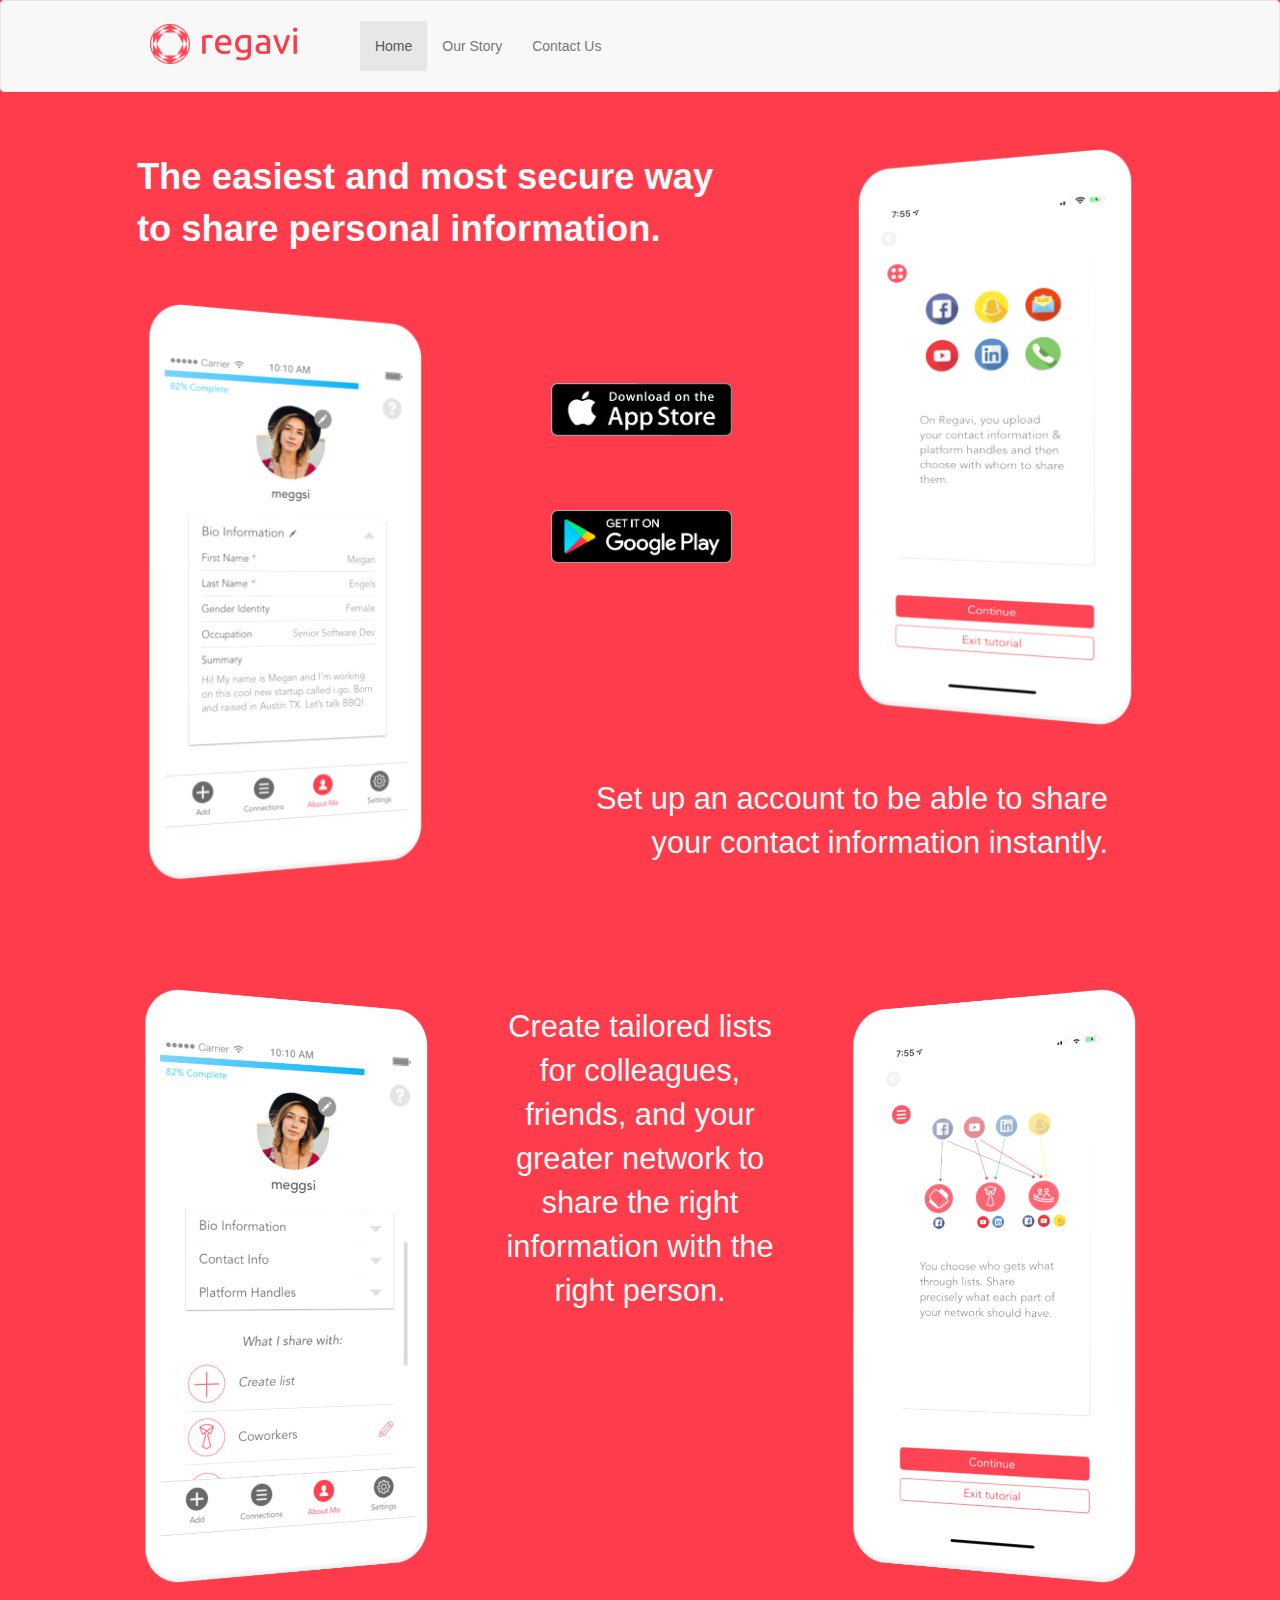
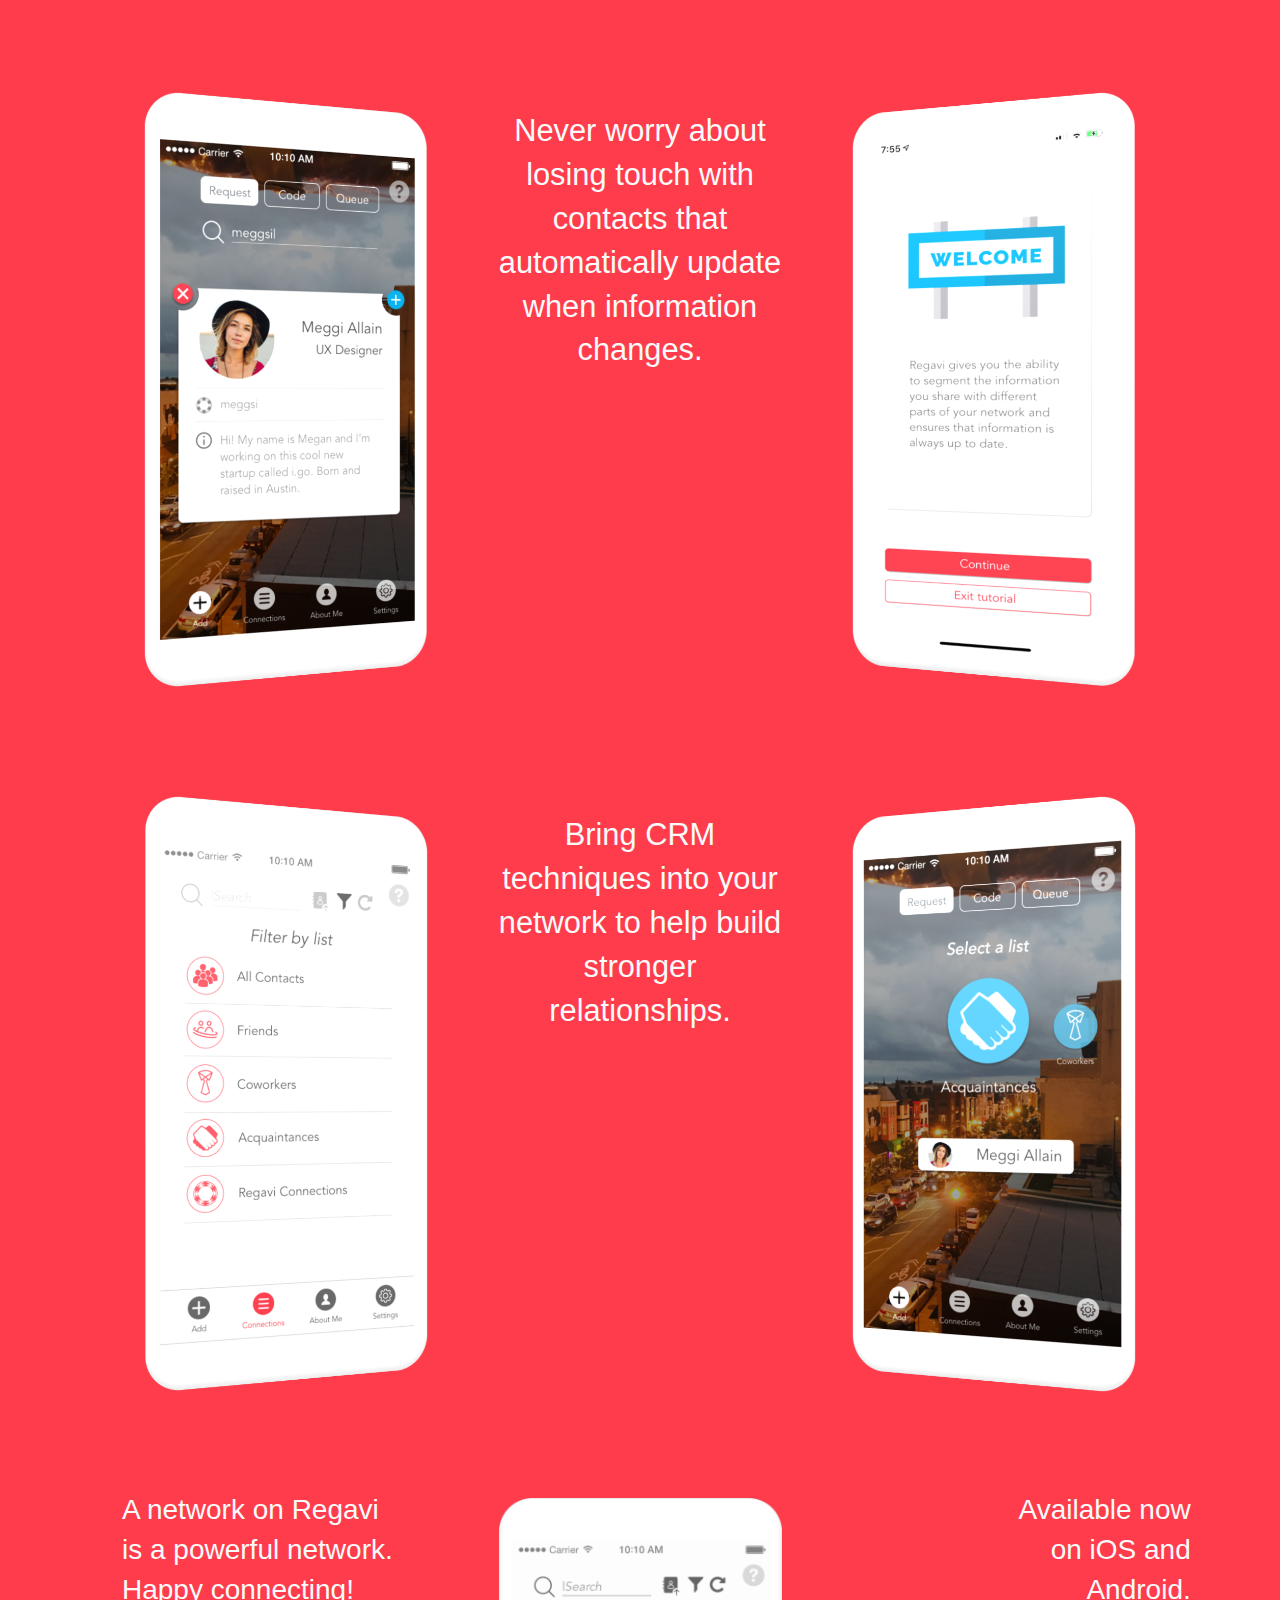
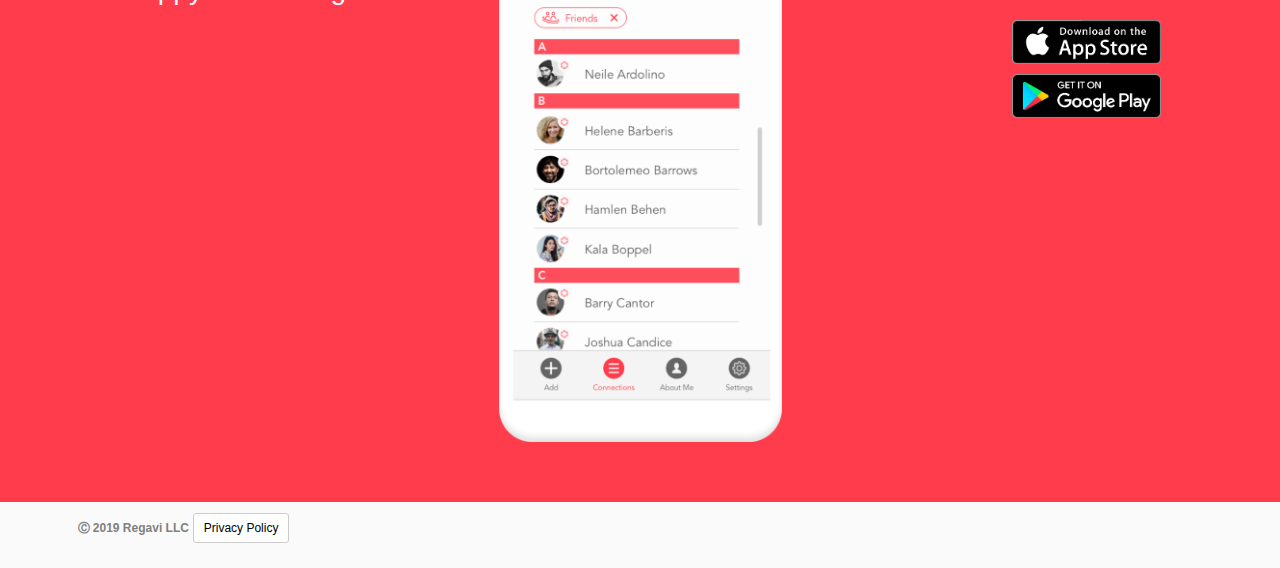
<file: index.html>
<!doctype html>
<html lang="en">

<head>
    <!-- Required meta tags -->
    <meta charset="utf-8">
    <meta name="viewport" content="width=device-width, initial-scale=1, shrink-to-fit=no">

    <!-- Bootstrap CSS -->
    <link rel="stylesheet" href="css/bootstrap.min.css" rel="stylesheet">
    <link rel="stylesheet" href="index.css">
    <link rel="shortcut icon" type="image/x-icon" href="favicon.ico"/>

    <!-- Global site tag (gtag.js) - Google Analytics -->
    <script async src="https://www.googletagmanager.com/gtag/js?id=UA-131754473-1"></script>
    <script>
        window.dataLayer = window.dataLayer || [];
        function gtag() { dataLayer.push(arguments); }
        gtag('js', new Date());

        gtag('config', 'UA-131754473-1');
    </script>

    <title>Regavi | Home</title>
</head>
<!--------------------------------------------------------------------------------->
<body>
    <!-- Nav bar -->
    <nav class="navbar navbar-default">
        <div class="leftindent container">
            <div class="navbar-header">
                <button type="button" class="navbar-toggle collapsed" data-toggle="collapse" data-target="#bs-example-navbar-collapse-1"
                    aria-expanded="false">
                    <span class="sr-only">Toggle navigation</span>
                    <span class="icon-bar"></span>
                    <span class="icon-bar"></span>
                    <span class="icon-bar"></span>
                </button>
                <a class="navbar-brand" href="index.html"><span><img id="regavi_logo" src="pictures/regavi.png" alt="Regavi Logo"><img src="pictures/regavi_name.jpg"></span></a>
            </div>
            <div class="navleft collapse navbar-collapse" id="bs-example-navbar-collapse-1">
                <ul class="nav navbar-nav">
                    <li class="active"><a href="index.html">Home<span class="sr-only">(current)</span></a></li>
                    <li><a href="ourstory.html">Our Story</a></li>
                    <li><a href="contact.html">Contact Us</a></li>
                </ul>
                <!-- Not until the web app
                    <ul class="nav navbar-nav navbar-right" id='signin'>
                        <li><a id="signinlink" href="signin.html">Sign in</a></li>
                    </ul>
                 -->
            </div>
        </div>
    </nav>
            </div>
    </div>
   


    <!-- Desktop -->
    <div class="desktop">
    <div class="container">
        <div class="row">
            <p class="subhead">The easiest and most secure way to share personal information.</p>
        </div>
        <div class="row">
            <div class="col-md-5">
                   <img src="pictures/may2019-2.png" class="img1"/> 
            </div> 
            <div class="col-md-2">
                    <div class="buttons">
                        <div style="height:40px"></div>
                        <a href="https://itunes.apple.com/us/app/regavi/id1360591935?mt=8"><img src="pictures/app_store.png" class="storebutton1"></a>
                        <a href="https://play.google.com/store/apps/details?id=com.regavi"><img src="pictures/google_play.png" class="storebutton2"></a>
                    </div>   
            </div>
            <div class="col-md-5">
                <img src="pictures/may2019-1.png" class="img2"/> 
            </div>
        </div>
        <div class="row">
                <p class="txt1">Set up an account to be able to share your contact information instantly.</p>
        </div>
        </div>
        <div class="row">
            <div class="col-md-5">
                <img src="pictures/may2019-4.png" class="img3">
            </div>
            <div class="col-md-2">
                <div class="txt">Create tailored lists for colleagues, friends, and your greater network to share the right information with the right person.</div>
            </div>
            <div class="col-md-5">
                    <img src="pictures/may2019-3.png" class="img4">
            </div>
        </div>
        <div class="row">
            <div class="col-md-5">
                    <img src="pictures/may2019-6.png" class="img5">
            </div>
            <div class="col-md-2">
                <div class="txt">Never worry about losing touch with contacts that automatically update when information changes.</div>
            </div>
            <div class="col-md-5">
                    <img src="pictures/may2019-5.png" class="img6">
            </div>
        </div>
        <div class="row">
            <div class="col-md-5">
                    <img src="pictures/may2019-8.png" class="img7">
            </div>
            <div class="col-md-2">
                <div class="txt">Bring CRM techniques into your network to help build stronger relationships.</div>
            </div>
            <div class="col-md-5">
                    <img src="pictures/may2019-7.png" class="img8">
            </div>
        </div>
        <div class="row">
            <div class="col-md-4">
                <div class="txtleft">A network on Regavi is a powerful network. Happy connecting!</div>
            </div>
            <div class="col-md-5">
                    <img src="pictures/may2019-9.png" class="img9">
            </div>
            <div class="col-md-3">
                <p class="txtright">Available now on iOS and Android.</p>
                <p><a href="https://itunes.apple.com/us/app/regavi/id1360591935?mt=8"><img src="pictures/app_store.png" class="storebuttona"></a></p>
                <p><a href="https://play.google.com/store/apps/details?id=com.regavi"><img src="pictures/google_play.png" class="storebuttonb"></a></p>
            </div>
        </div>
    </div>
    </div>
                
    <!-- Mobile -->
    <div class="container mobile">
        <div class="row">
            <p class="subhead">The easiest and most secure way to share personal information.</p>
        </div>
        <div class="row">
            <div class="col-xs-6">
                <a href="https://itunes.apple.com/us/app/regavi/id1360591935?mt=8"><img src="pictures/app_store.png" class="storebutton1"></a>
            </div>
            <div class="col-xs-6">
                <a href="https://play.google.com/store/apps/details?id=com.regavi"><img src="pictures/google_play.png" class="storebutton2"></a>
            </div>
            </div>   
        
        <div class="row">
        </div>
        <div class="row">
                <div class="col-xs-1"></div><div class="col-xs-10">
                <img class="img1" src="pictures/may2019-2.png">
                </div>
            </div>
        <div class="row">
                    <p class="txt1">Set up an account to be able to share your contact information instantly.</p>        
                </div>
        <div class="row">
            <img src="pictures/may2019-1.png" class="img2">
        </div>
        <div class="row">
                <div class="txt">Create tailored lists for colleagues, friends, and your greater network to share the right information with the right person.</div>
        </div>
        <div class="row">
                <img class="img3" src="pictures/may2019-4.png">
        </div>
        <div class="row">
                <div class="txt">Don't worry about losing touch with contacts that automatically update when information changes.</div>
        </div>
        <div class="row">
                <img class="img4" src="pictures/may2019-3.png">
        </div>
        <div class="row">
                <div class="txt">Bring CRM techniques into your network to help build stronger relationships.</div>
        </div>
        <div class="row">
                <img class="img5" src="pictures/may2019-6.png">
        </div>
        <div class="row">
                <div class="txt">Never use a physical business card or manually enter your contact information again.</div>
        </div>
        <div class="row">
                <img class="img6" src="pictures/may2019-5.png">
        </div>
        <div class="row">
                <div class="txt">Allow others to scane your OneTag. They don't need to have Regavi in order for it to work!</div>
        </div>
        <div class="row">
                <img class="img7" src="pictures/may2019-8.png">
        </div>
        <div class="row">
                <div class="txt">A network on Regavi is a powerful network. Happy connecting!</div>
        </div>
       
        <div class="row">
                <img class="img8" src="pictures/may2019-7.png">
        </div>
        <div class="row">
                <p class="txt">Available now on iOS and Android.</p>
                <p><a href="https://itunes.apple.com/us/app/regavi/id1360591935?mt=8"><img src="pictures/app_store.png" class="storebuttona"></a></p>
                <p><a href="https://play.google.com/store/apps/details?id=com.regavi"><img src="pictures/google_play.png" class="storebuttonb"></a></p>     
        </div>
        <div class="row">
                <img class="img9" src="pictures/may2019-9.png">
        </div>
    </div>
           
</div>
    
</br>
</br>
</br>
    <!-- Footer -->
    <div class="container footer">
        <div class="row">
            <p>
                <label>Ⓒ 2019 Regavi LLC</label>
                <a href="privacy.html"><button class="btn btn-default btn-sm">Privacy Policy</button></a>
            </p>
        </div>
  
    </div>
    





    <script src="https://ajax.googleapis.com/ajax/libs/jquery/1.12.4/jquery.min.js"></script>
    <!-- Include all compiled plugins (below), or include individual files as needed -->
    <script src="js/bootstrap.min.js"></script>
    <script type="text/javascript">
        function loadEvents() {
            var mailString;
            function updateMailString() {
                mailString = '?subject=' + encodeURIComponent($('#subject').val())
                    + '&body=' + encodeURIComponent($('#message').val());
                $('#mail-link').attr('href',  'mailto:person@email.com' + mailString);
            }
            $( "#subject" ).focusout(function() { updateMailString(); });
            $( "#message" ).focusout(function() { updateMailString(); });
            updateMailString();
        }
    </script>

</body>
</html>
</file>
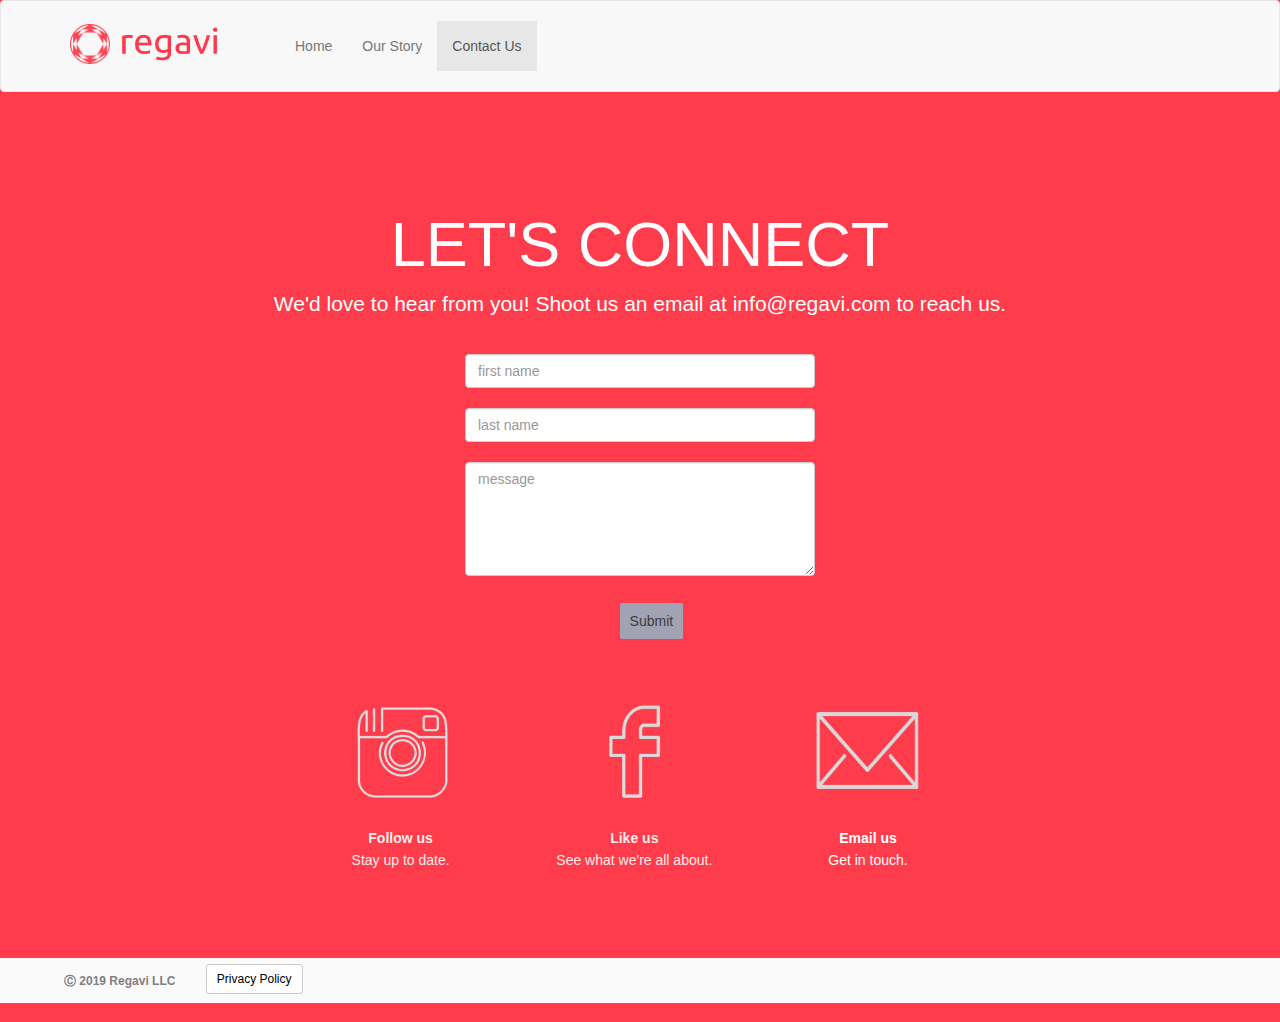
<file: contact.html>
<!doctype html>
<html lang="en">

    <head>
        <!-- Required meta tags -->
        <meta charset="utf-8">
        <meta name="viewport" content="width=device-width, initial-scale=1, shrink-to-fit=no">
    
        <!-- Bootstrap CSS -->
        <link rel="stylesheet" href="css/bootstrap.min.css" rel="stylesheet">
        <link rel="stylesheet" href="contact.css">
        <link rel="shortcut icon" type="image/x-icon" href="pictures/regavi.png"/>
    
        <!-- Global site tag (gtag.js) - Google Analytics -->
        <script async src="https://www.googletagmanager.com/gtag/js?id=UA-131754473-1"></script>
        <script type="text/javascript" src="contact.js"></script>
        <script>
            window.dataLayer = window.dataLayer || [];
            function gtag() { dataLayer.push(arguments); }
            gtag('js', new Date());
    
            gtag('config', 'UA-131754473-1');
        </script>

        
    
        <title>Regavi | Contact Us</title>
    </head>
<!--------------------------------------------------------------------------------->

<body>



    <!-- Nav bar -->
 
    <!-- Nav bar -->
    <nav class="navbar navbar-default">
        <div class="container">
            <div class="navbar-header">
                <button type="button" class="navbar-toggle collapsed" data-toggle="collapse" data-target="#bs-example-navbar-collapse-1"
                    aria-expanded="false">
                    <span class="sr-only">Toggle navigation</span>
                    <span class="icon-bar"></span>
                    <span class="icon-bar"></span>
                    <span class="icon-bar"></span>
                </button>
                <a class="navbar-brand" href="index.html"><span><img id="regavi_logo" src="pictures/regavi.png" alt="Regavi Logo"><img src="pictures/regavi_name.jpg"></span></a>
            </div>
            <div class="collapse navbar-collapse" id="bs-example-navbar-collapse-1">
                <ul class="nav navbar-nav">
                    <li><a href="index.html">Home<span class="sr-only">(current)</span></a></li>
                    <li><a href="ourstory.html">Our Story</a></li>
                    <li class="active"><a href="contact.html">Contact Us</a></li>
                </ul>
                <!--
                    <ul class="nav navbar-nav navbar-right" id='signin'>
                        <li><a id="signinlink" href="signin.html">Sign in</a></li>
                    </ul>
                -->
            </div>
        </div>
    </nav>

    <!-- jumbotron -->
    <div class="jumbotron text-center">
        <div class="container">
            <script type="text/javascript" src="contact.js"></script>    
            
          <!-- <p>Looking forward to talking about what we can do to show that you and your connections matter.</p> -->
            <div class="container">
                 <div style="height:50px"></div>  
                <h1>LET'S CONNECT</h1>  
                <p class="tagline">We'd love to hear from you! Shoot us an email at info@regavi.com to reach us.</p> 
            </div>
        </br>
            <form>
                <div class="container">
                <div class="row">
                    <div class="col-md-4" id="subject"></div>
                      <div class="col-md-4">
                        <input type="text" class="form-control" id="fname" placeholder="first name">
                      </div>
                  
                    </div>
                        </br>
                    <div class="row">
                        <div class="col-md-4"></div>
                        <div class="col-md-4">
                                <input type="text" class="form-control" id="lname" placeholder="last name">
                              </div>
                            </div>
                </br>
                    <div class="row">
                            <div class="col-md-4"></div>
                            <div class="col-md-4">
                                <textarea id="body" class="form-control" rows="5" placeholder="message"></textarea>
                            </div>
                    </div>
                    <div class="row">
                                <a class="send" id="create" href="#">Submit</a>
                    </div>
                <div class="space" style="height:100px"></div>
            <div class="desktop">
                <div class="row">      
                    <a id="instagram" href="https://www.instagram.com/regavistyle/"><img id="instagramimg" src="pictures/instagram.png"></a>
                    <a id="facebook" href="https://www.facebook.com/regavistyle/"><img id="facebookimg" src="pictures/facebook.png"></a>
                    <a href="mailto:info@regavi.com"><img src="pictures/mail.png" id="mailimg"></a>
                </div>  
                </br>
                <div class="row">
                    <div class="col-md-3 col-xs-2" id="follow">
                        <strong>Follow us</strong> 
                    </div>
                    <div class="col-md-3 col-xs-2" id="like">
                        <strong>Like us</strong>
                    </div>
                    <div class="col-md-3 col-xs-2" id="email">
                        <strong>Email us</strong>
                    </div>
                </div>
                <div class="row">
                    <div class="col-md-3 col-xs-2" id="follow">
                         Stay up to date.
                    </div>
                    <div class="col-md-3 col-xs-2" id="like">
                        See what we're all about.
                    </div>
                    <div class="col-md-3 col-xs-2" id="email">
                        Get in touch. 
                    </div>
                </div>
            </div>
            <!-- Phone Screen  -->
            <div class="iphone">
                <div class="row">      
                        <a id="instagram" href="https://www.instagram.com/regavistyle/"><img id="instagramimg" src="pictures/instagram.png"></a>
                </div>
                <div class="row">
                        <div class="col-xs-4"></div>
                        <div class="col-xs-4" id="follow">
                            <strong>Follow us</strong> 
                        </div>
                    </div>
                    <div class="row">
                            <div class="col-xs-4"></div>
                            <div class="col-xs-4" id="follow">
                                 Stay up to date.
                            </div>
                        </div>
                <div class="row">
                     <div class="col-xs-4"></div>
                     <div class="col-xs-4">
                            <a id="facebook" href="https://www.facebook.com/regavistyle/"><img id="facebookimg" src="pictures/facebook.png"></a>
                        </div>
                    </div>
                    <div class="row">
                    <div class="col-xs-4"></div>
                    <div class="col-xs-4" id="like">
                            <strong>Like us</strong>
                        </div>
                    </div>
                    <div class="row">
                            <div class="col-xs-4"></div>
                            <div class="col-xs-4" id="like">
                                    See what we're all about.
                            </div>
                    </div>
                    <div class="row">
                            <a href="mailto:info@regavi.com"><img src="pictures/mail.png" id="mailimg"></a>
                    </div>
                    <div class="row"> 
                            <div class="col-xs-4"></div>
                            <div class="col-xs-4" id="email">
                                    <strong>Email us.</strong> 
                                </div>
                    <div class="row">
                            <div class="col-xs-4"></div>
                            <div class="col-xs-4" id="email">
                                    Get in touch.
                            </div>
                    </div>
                    </div>    

                
            </div>        
            </form>
            <div style="height:150px"></div>
        </div>
    </div>
	<div id="confirmation" style="display:none"></div>

    <div class="footer">
        <div class="row">
            <p>
                <label>Ⓒ 2019 Regavi LLC</label>
                <a href="privacy.html"><button class="btn btn-default btn-sm">Privacy Policy</button></a>
            </p>
        </div>
    </div>


    <script>
            var link = document.getElementById("create");
            link.onclick = function() {
            this.href = "mailto:info@regavi.com?subject=" + getSubject()+"&body=" + getBody() +""; 
            };
    
            function getBody() {
            return document.getElementById('body').value;
            }
    
        function getSubject() {
            return "Hi Regavi from " + document.getElementById('fname').value + " " + document.getElementById('lname').value + "!"; 
        }
                
        </script> 

    <script src="https://ajax.googleapis.com/ajax/libs/jquery/1.12.4/jquery.min.js"></script>
    <!-- Include all compiled plugins (below), or include individual files as needed -->
    <script src="js/bootstrap.min.js"></script>
    
</body>
</html>
</file>
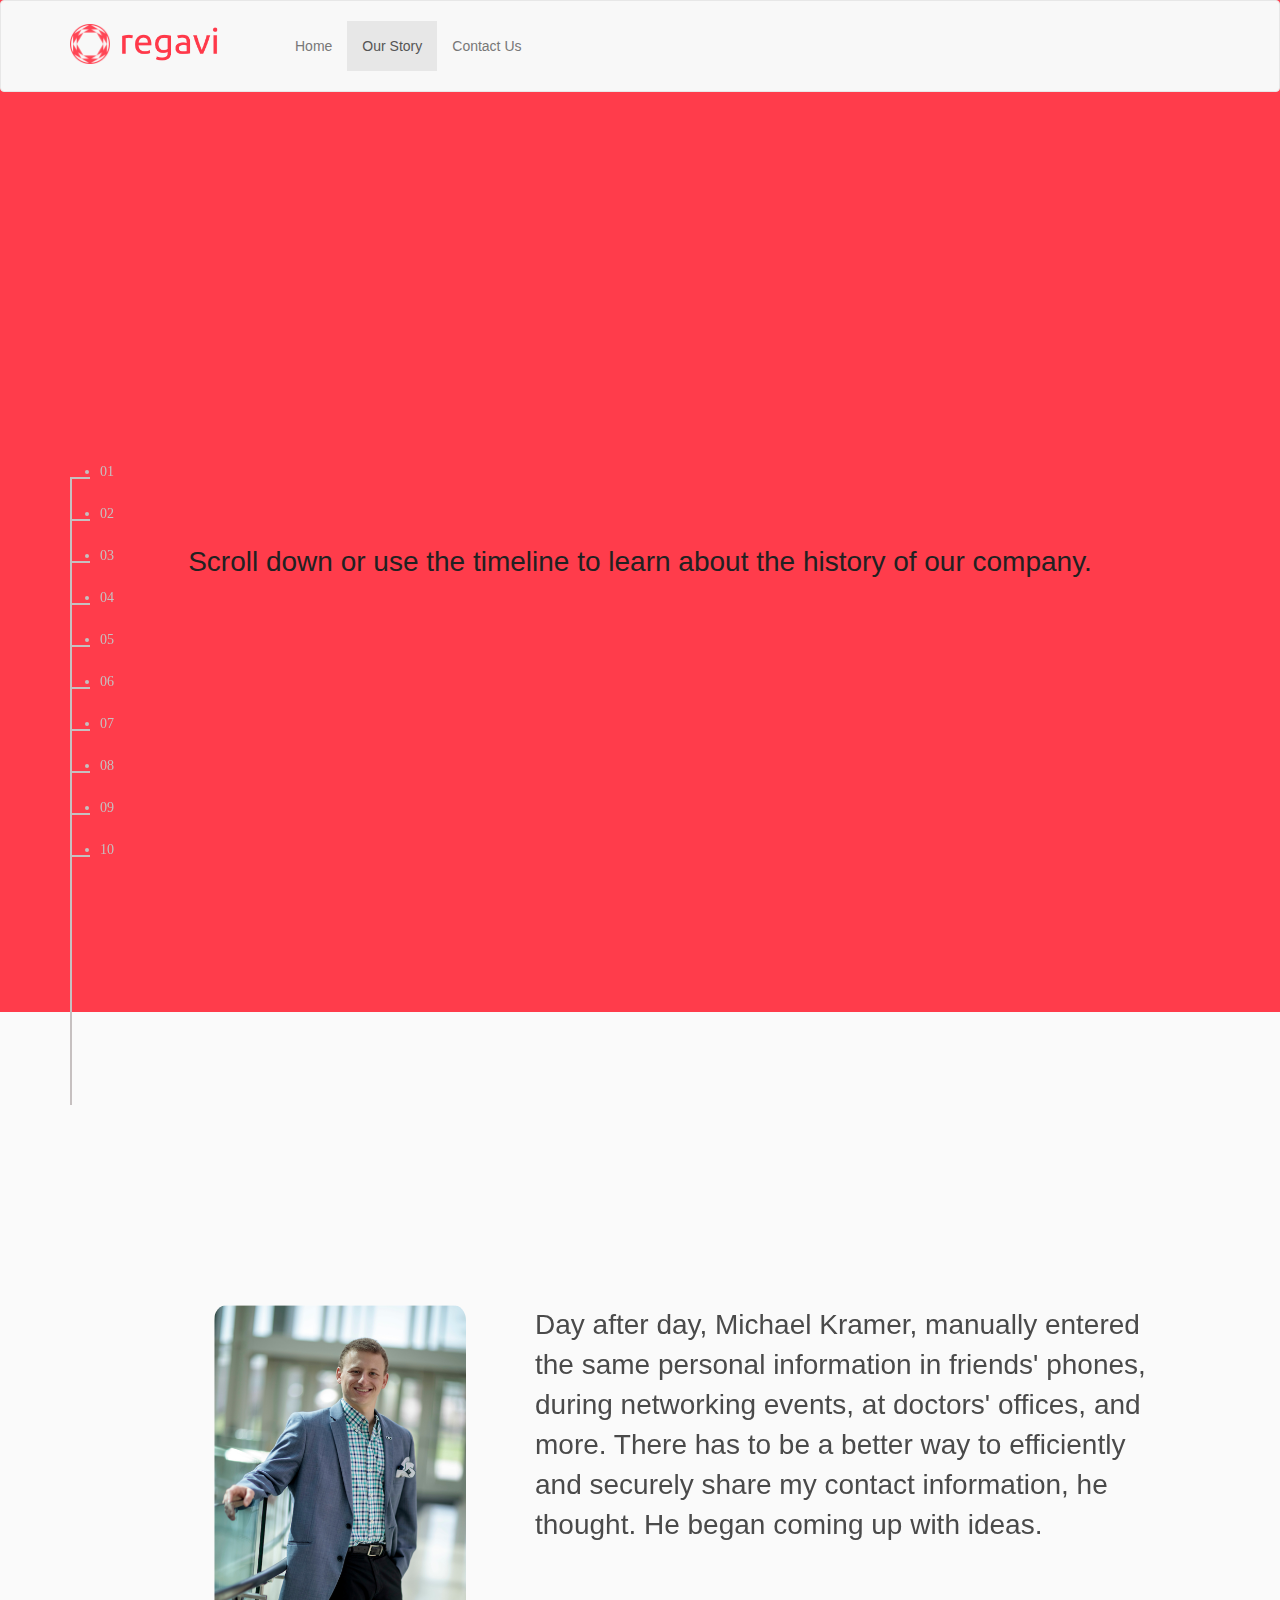
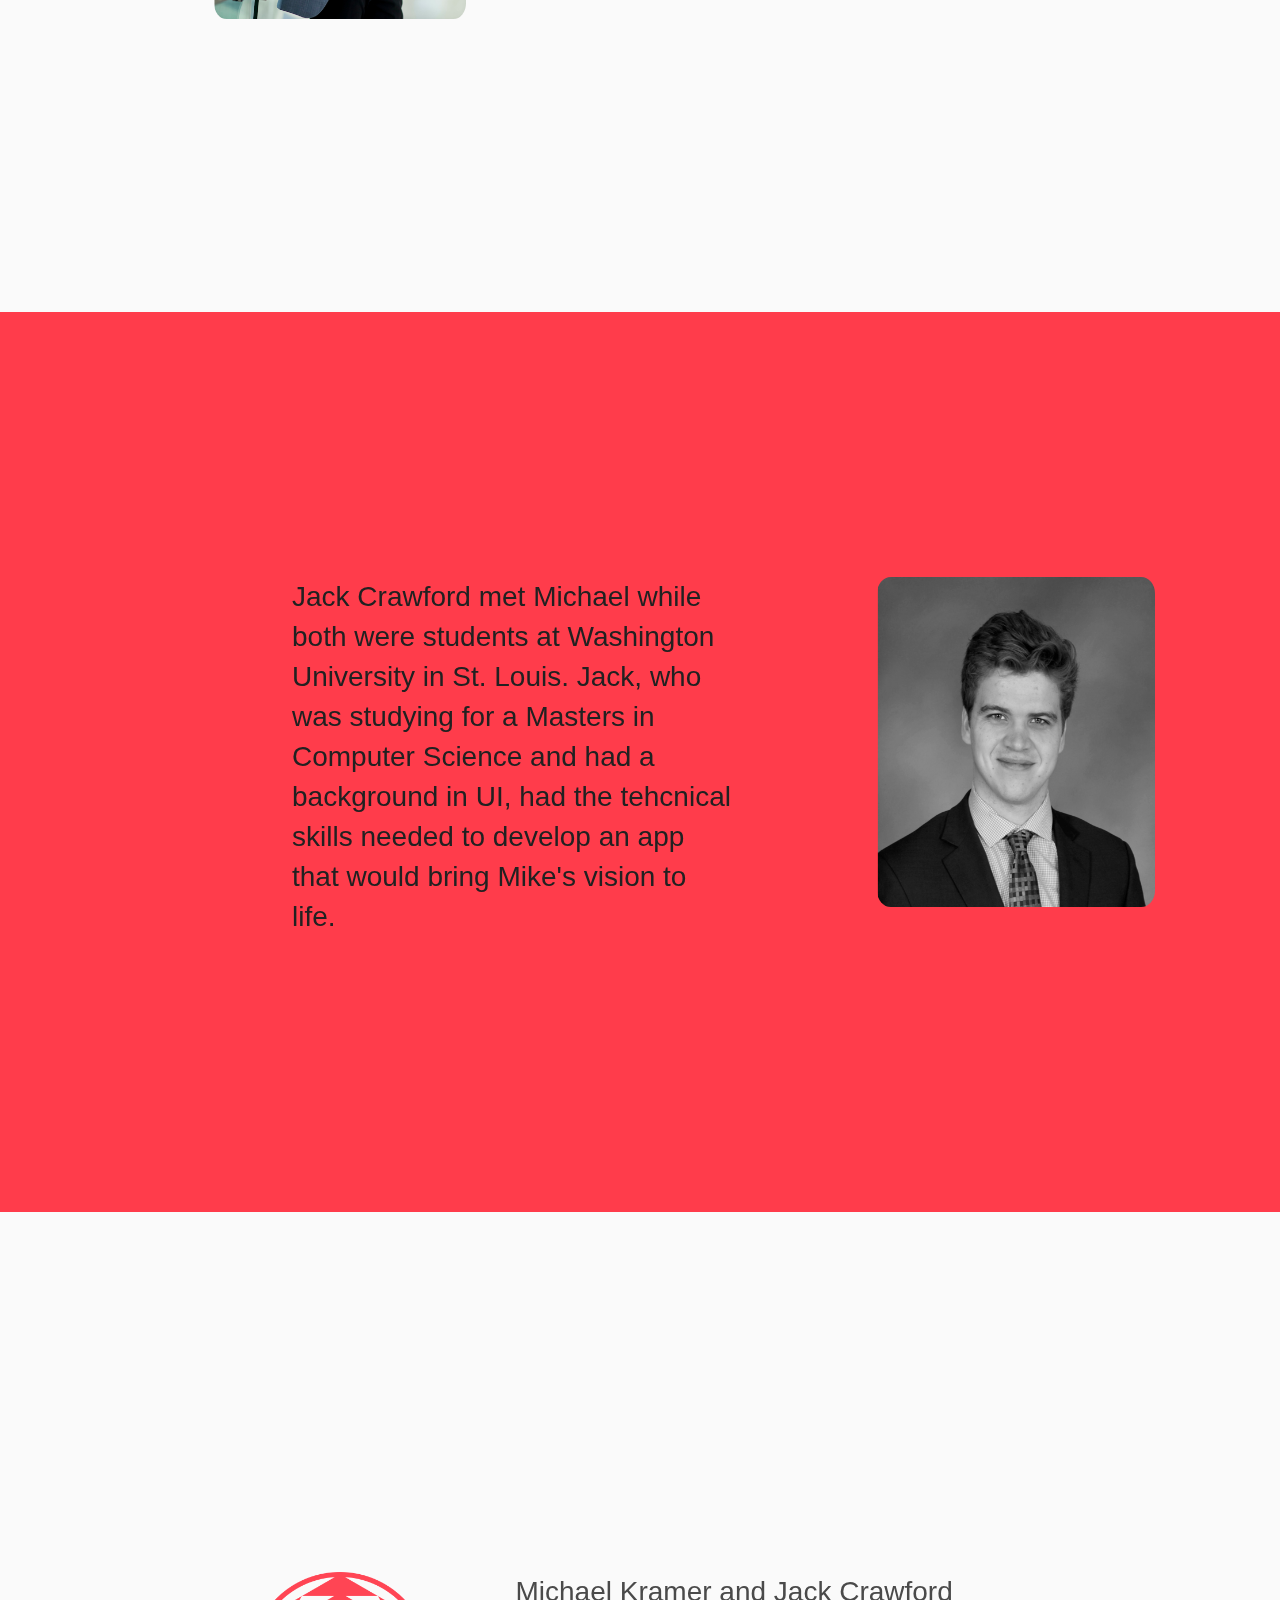
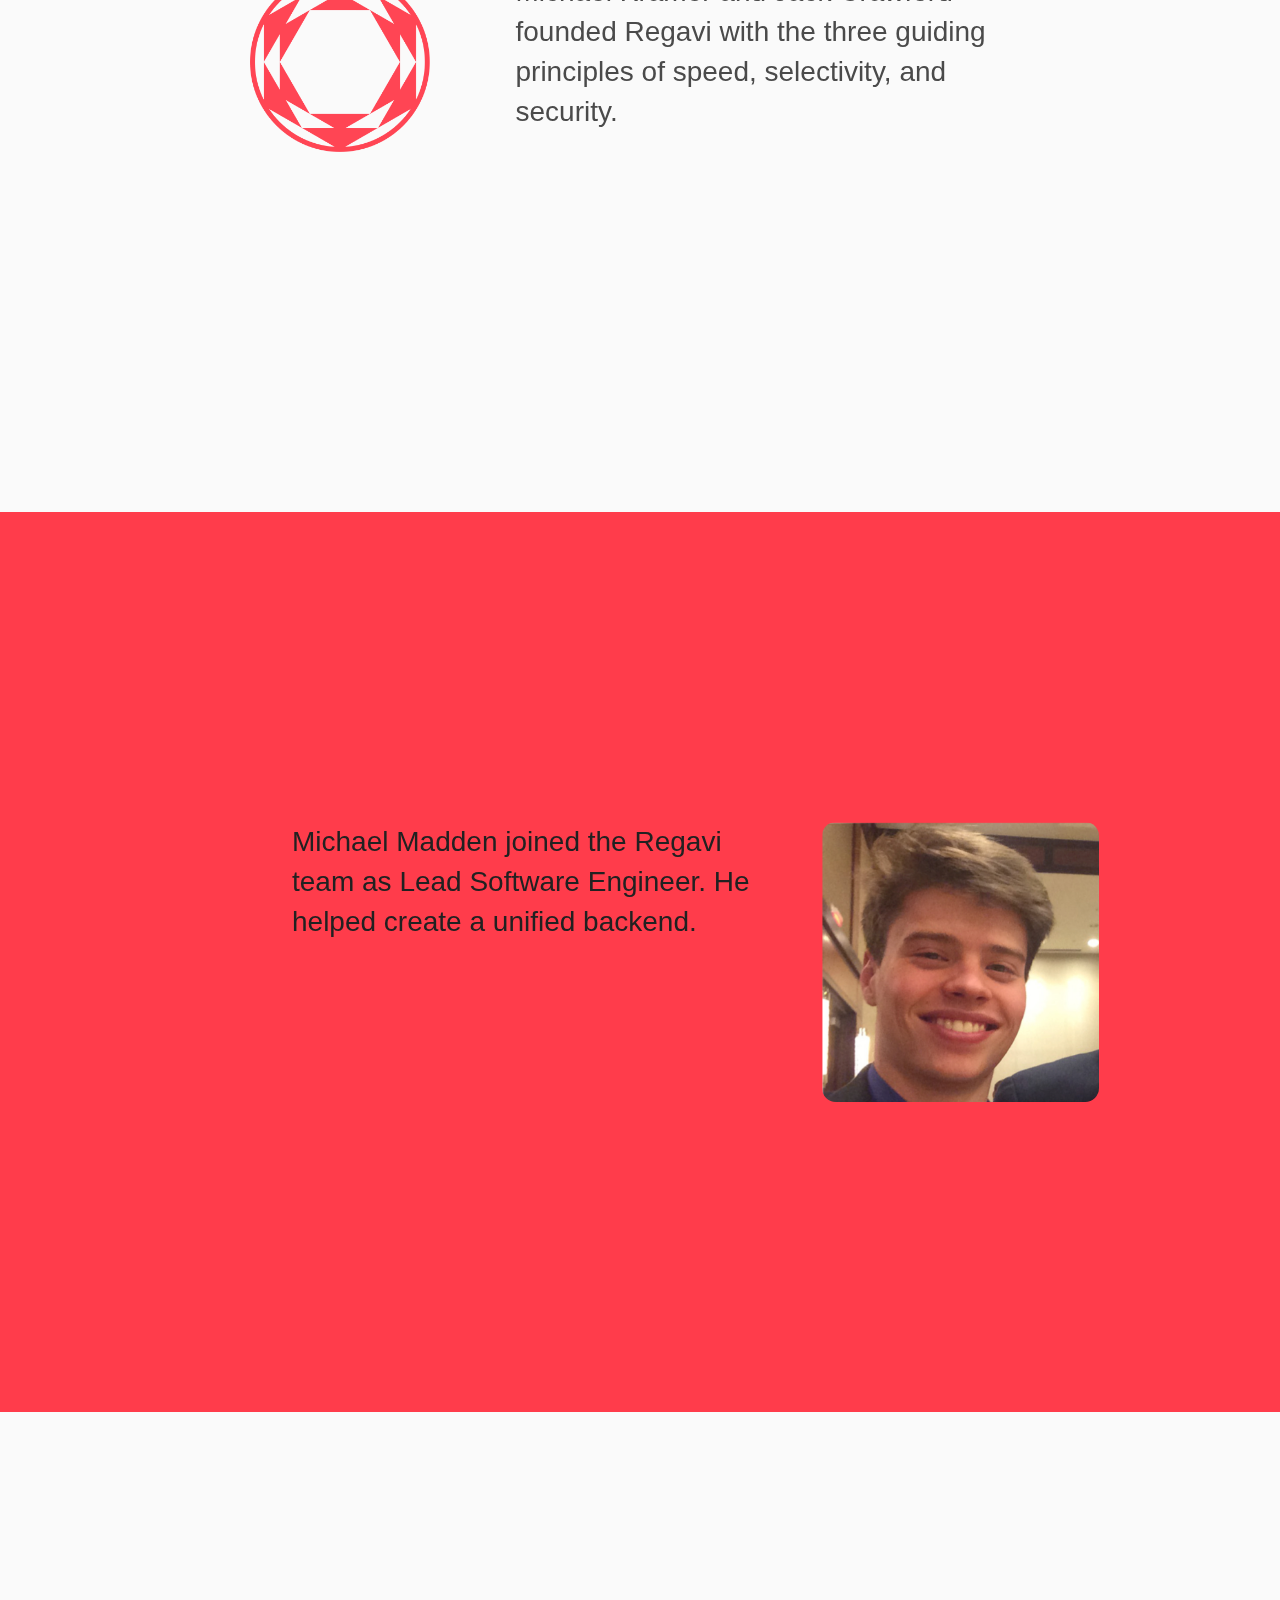
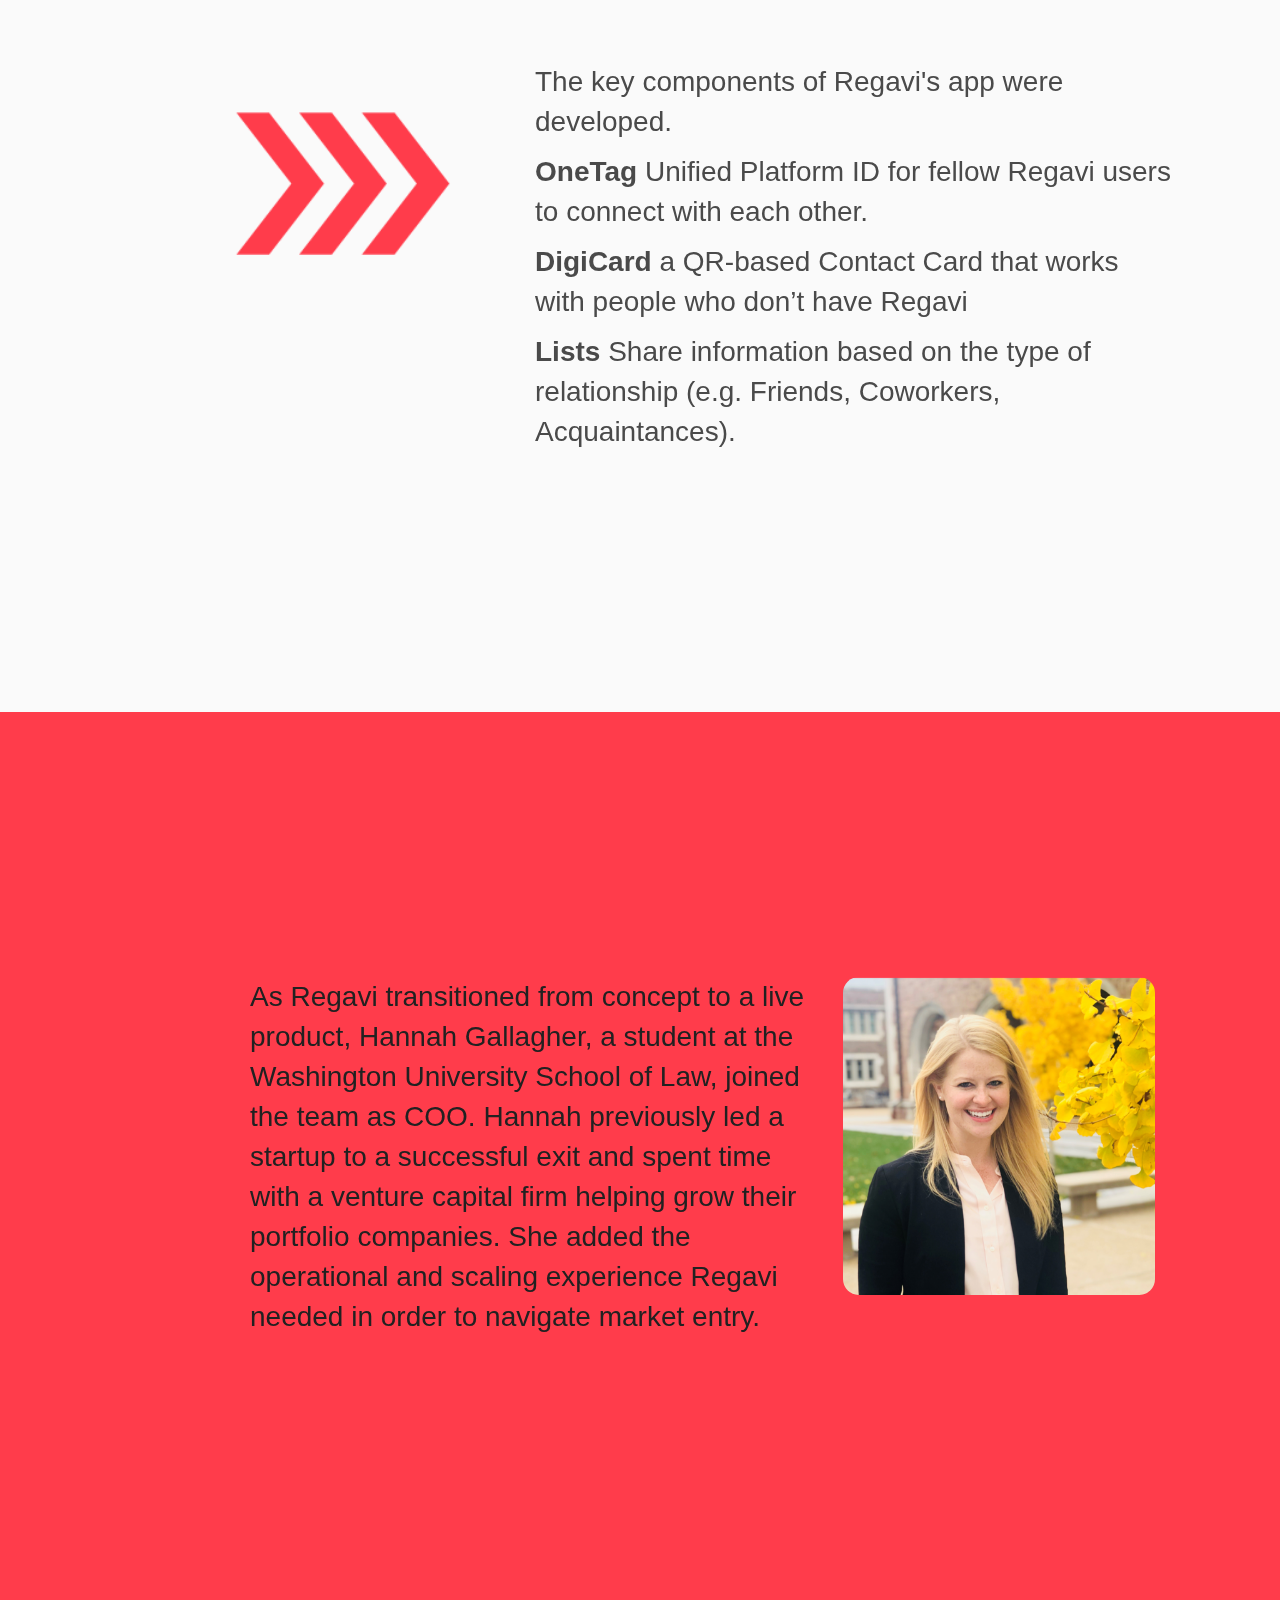
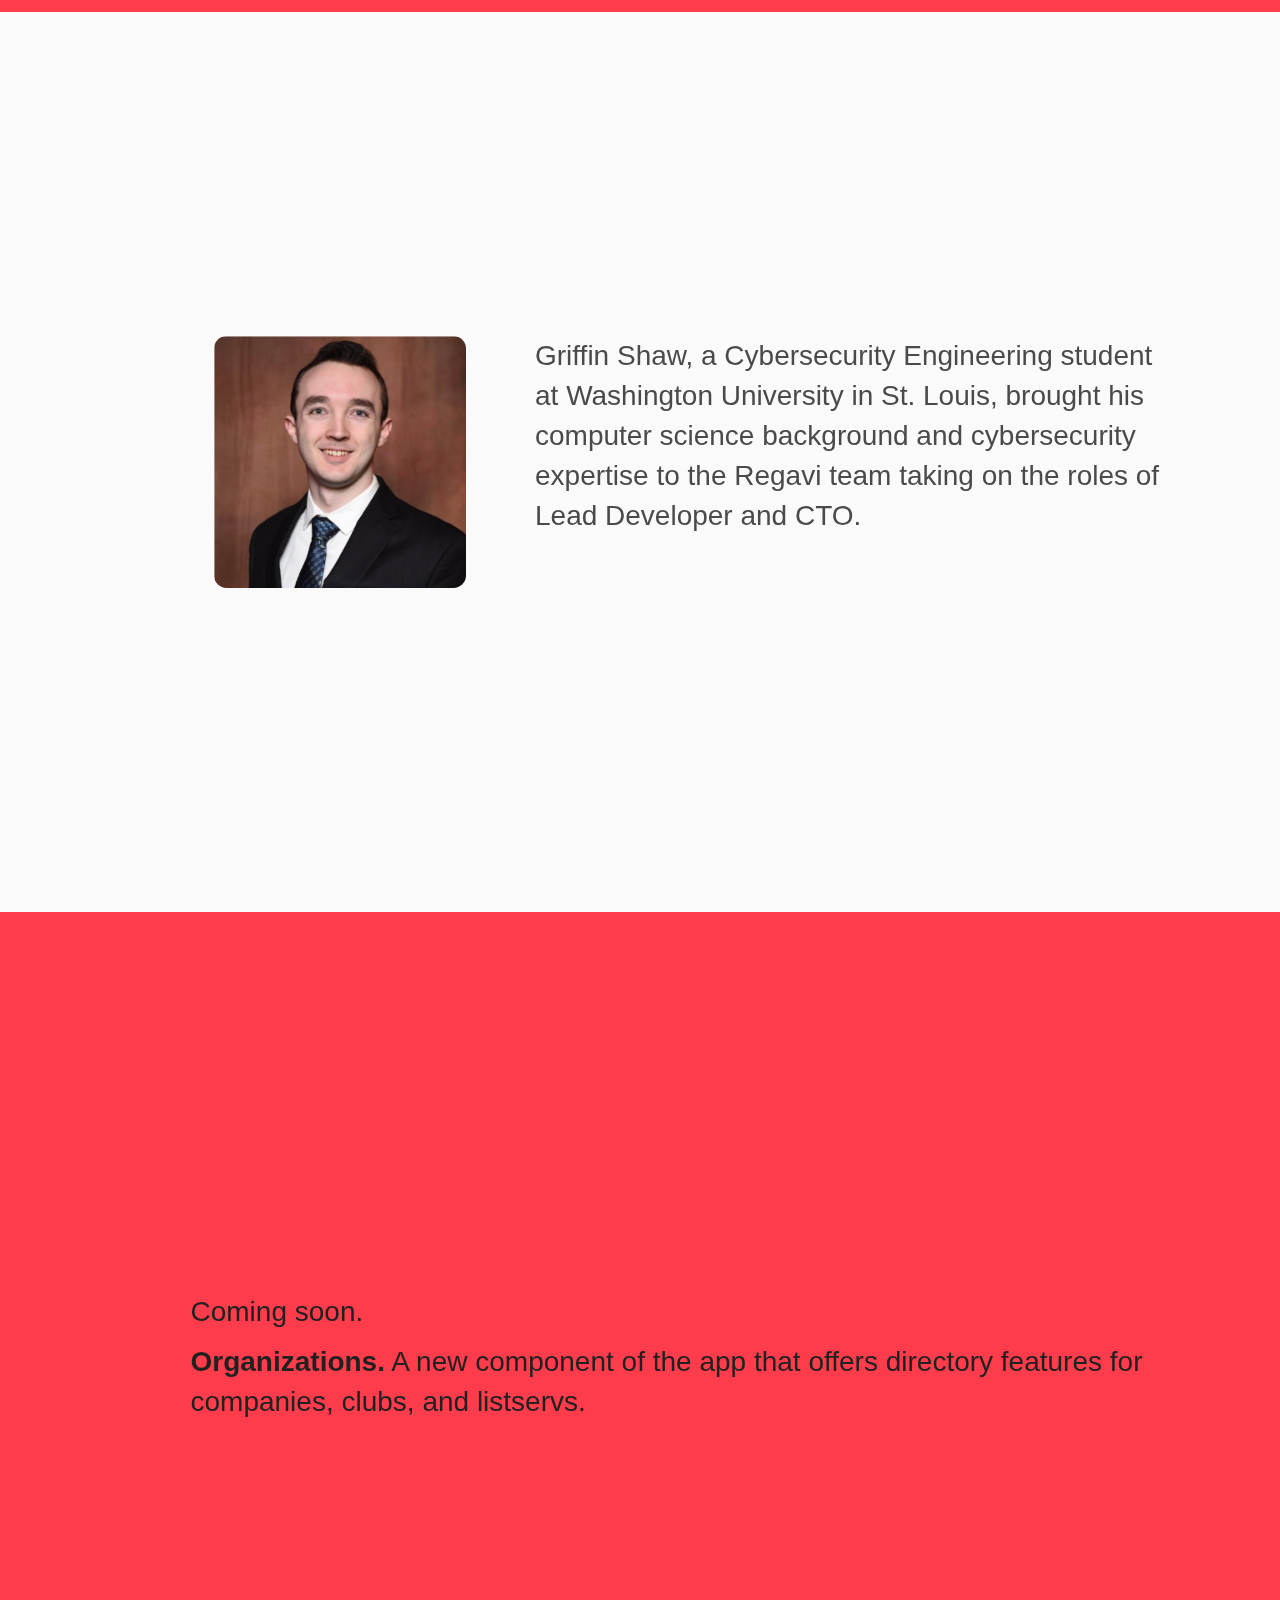
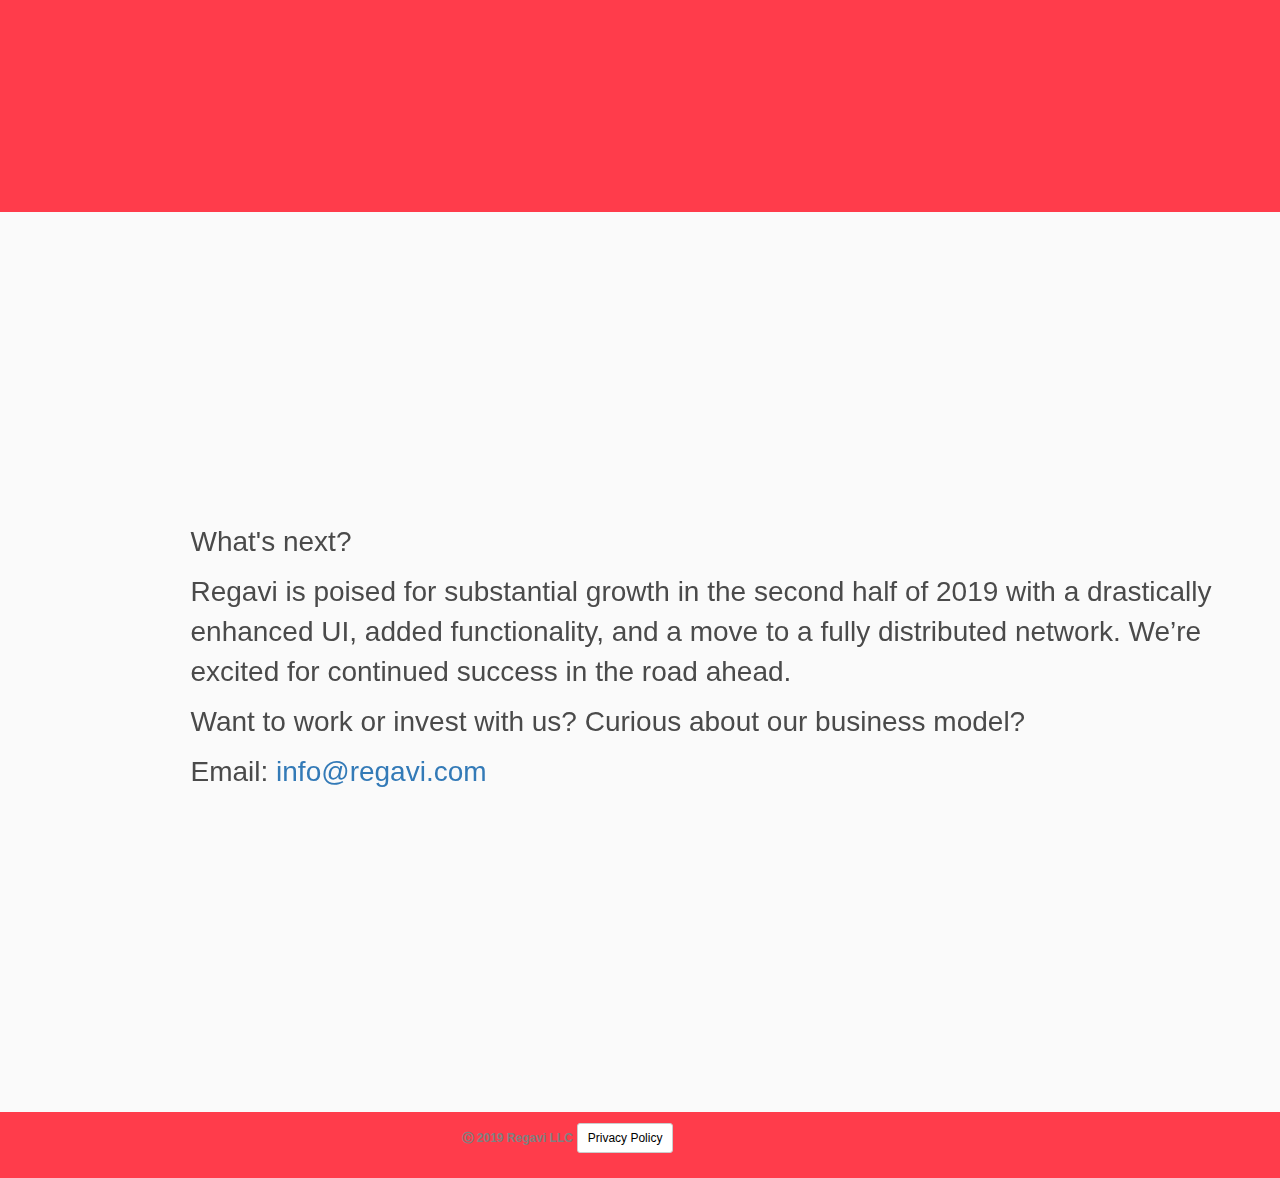
<file: ourstory.html>
<!doctype html>
<html lang="en">

<head>
    <!-- Required meta tags -->
    <meta charset="utf-8">
    <meta name="viewport" content="width=device-width, initial-scale=1, shrink-to-fit=no">

    <!-- Bootstrap CSS -->
    <link rel="stylesheet" href="css/bootstrap.min.css" rel="stylesheet">
    <link rel="stylesheet" href="ourstory.css">
    <link rel="shortcut icon" type="image/x-icon" href="favicon.ico"/>

    <!-- Global site tag (gtag.js) - Google Analytics -->
    <script async src="https://www.googletagmanager.com/gtag/js?id=UA-131754473-1"></script>
    <script>
        window.dataLayer = window.dataLayer || [];
        function gtag() { dataLayer.push(arguments); }
        gtag('js', new Date());

        gtag('config', 'UA-131754473-1');
    </script>

    <title>Regavi | Our Story</title>
</head>
<!--------------------------------------------------------------------------------->
<body>

    <!-- Nav bar -->
    <nav class="navbar navbar-default">
        <div class="container">
            <div class="navbar-header">
                <button type="button" class="navbar-toggle collapsed" data-toggle="collapse" data-target="#bs-example-navbar-collapse-1"
                    aria-expanded="false">
                    <span class="sr-only">Toggle navigation</span>
                    <span class="icon-bar"></span>
                    <span class="icon-bar"></span>
                    <span class="icon-bar"></span>
                </button>
                <a class="navbar-brand" href="index.html"><span><img id="regavi_logo" src="pictures/regavi.png" alt="Regavi Logo"><img src="pictures/regavi_name.jpg"></span></a>
            </div>
            <div class="collapse navbar-collapse" id="bs-example-navbar-collapse-1">
                <ul class="nav navbar-nav">
                    <li><a href="index.html">Home<span class="sr-only">(current)</span></a></li>
                    <li class="active"><a href="ourstory.html">Our Story</a></li>
                    <li><a href="contact.html">Contact Us</a></li>
                </ul>
                <!--
                    <ul class="nav navbar-nav navbar-right" id='signin'>
                        <li><a id="signinlink" href="signin.html">Sign in</a></li>
                    </ul>
                -->
            </div>
        </div>
    </nav>

            <body data-spy="scroll" data-target="#navbar-example">
                    <div class="wrapper" >
                      <nav class="timeline__wrapper" id="navbar-example">
                        <ul class="timeline">
                          <li role="presentation">
                            <a href="#section1">
                              <span class="timeline__counter">01</span>
                              <h3 class="timeline__title">Intro</h3>
                              <p class="timeline__body"><strong>Timeline-style navigation</strong>. Scroll down to see what happens, or click on a number in the nav.</p>
                            </a>
                          </li>
                  
                          <li role="presentation">
                            <a href="#section2">
                              <span class="timeline__counter">02</span>
                              <h3 class="timeline__title">Section 2 Title</h3>
                              <p class="timeline__body">Sed sit amet justo sed odio tempus tempus. Vestibulum sed varius mi, sit amet condimentum lacus.</p>
                            </a>
                          </li>
                  
                          <li role="presentation">
                            <a href="#section3">
                              <span class="timeline__counter">03</span>
                              <h3 class="timeline__title">Section 3 Title</h3>
                              <p class="timeline__body">Sed sit amet justo sed odio tempus tempus. Vestibulum sed varius mi, sit amet condimentum lacus.</p>
                            </a>
                          </li>
                          
                          <li role="presentation">
                            <a href="#section4">
                              <span class="timeline__counter">04</span>
                              <h3 class="timeline__title">Section 4 Title</h3>
                              <p class="timeline__body">Sed sit amet justo sed odio tempus tempus. Vestibulum sed varius mi, sit amet condimentum lacus.</p>
                            </a>
                          </li>
                          
                          <li role="presentation">
                            <a href="#section5">
                              <span class="timeline__counter">05</span>
                              <h3 class="timeline__title">Section 5 Title</h3>
                              <p class="timeline__body">Sed sit amet justo sed odio tempus tempus. Vestibulum sed varius mi, sit amet condimentum lacus.</p>
                            </a>
                          </li>
                          
                          <li role="presentation">
                            <a href="#section6">
                              <span class="timeline__counter">06</span>
                              <h3 class="timeline__title">Section 6 Title</h3>
                              <p class="timeline__body">Sed sit amet justo sed odio tempus tempus. Vestibulum sed varius mi, sit amet condimentum lacus.</p>
                            </a>
                          </li>

                          <li role="presentation">
                              <a href="#section7">
                                <span class="timeline__counter">07</span>
                                <h3 class="timeline__title">Section 7 Title</h3>
                                <p class="timeline__body">Sed sit amet justo sed odio tempus tempus. Vestibulum sed varius mi, sit amet condimentum lacus.</p>
                              </a>
                            </li>

                            <li role="presentation">
                                <a href="#section8">
                                  <span class="timeline__counter">08</span>
                                  <h3 class="timeline__title">Section 8 Title</h3>
                                  <p class="timeline__body">Sed sit amet justo sed odio tempus tempus. Vestibulum sed varius mi, sit amet condimentum lacus.</p>
                                </a>
                              </li>

                              <li role="presentation">
                                  <a href="#section9">
                                    <span class="timeline__counter">09</span>
                                    <h3 class="timeline__title">Section 9 Title</h3>
                                    <p class="timeline__body">Sed sit amet justo sed odio tempus tempus. Vestibulum sed varius mi, sit amet condimentum lacus.</p>
                                  </a>
                                </li>

                                <li role="presentation">
                                    <a href="#section10">
                                      <span class="timeline__counter">10</span>
                                      <h3 class="timeline__title">Section 10 Title</h3>
                                      <p class="timeline__body">Sed sit amet justo sed odio tempus tempus. Vestibulum sed varius mi, sit amet condimentum lacus.</p>
                                    </a>
                                  </li>
                  
                        </ul>
                      </nav>
                  
                      <section class="section section1" id="section1">
                        Scroll down or use the timeline to learn about the history of our company.
                      </section>
                  
                      <section class="section section2" id="section2">
                       <div class="container" >
                         <div class="row">
                            <div class="col-md-4 col-xs-9">
                              <img id="mike" src="storyimgs/mikekramer.png"/>
                            </div>
                          <div class="col-md-8 col-xs-9">
                            <p id="section2txt">Day after day, Michael Kramer, manually entered the same personal information in friends' phones, 
                            during networking events, at doctors' offices, and more. There has to be a better way to efficiently and securely share my contact information, he thought. 
                            He began coming up with ideas.
                            </p>
                          </div>
                      </div>
                        </div>
                      </section>
                  
                      <section class="section section3" id="section3">
                          <div class="container" >
                              <div class="row">
                                  <div class="col-md-6 col-xs-9">
                                      <p id="section3txt">Jack Crawford met Michael while both were students at Washington University in St. Louis. Jack, who was studying for a Masters in Computer Science and had a background in UI, had the tehcnical skills needed to develop an app that would bring Mike's vision to life.</p>
                                    </div>
                                 <div class="col-md-6 col-xs-9">
                                    <img src="storyimgs/jack.png" id="jack">
                                  </div>
                                </div>
                              </div>
                      </section>
                  
                      <section class="section section4" id="section4">
                          <div class="container" >
                              <div class="row">
                              <div class="col-md-4 col-xs-9">
                                  <img src="storyimgs/regavi.png" id="regavi">
                            </div>
                            <div class="col-md-6 col-xs-9">
                                <p id="section4txt">Michael Kramer and Jack Crawford founded Regavi with the three guiding principles of speed, selectivity, and security.</p>
                            </div>
                            </div>
                      </section>
                  
                      <section class="section section5" id="section5">
                          <div class="container" >
                              <div class="row">
                              <div class="col-md-6 col-xs-9">
                              <p id="section5txt"> Michael Madden joined the Regavi team as Lead Software Engineer. He helped create a unified backend. </p>
                              </div>
                              <div class="col-md-6 col-xs-9">
                                <img src="storyimgs/madden.png" id="madden">
                              </div>
                      </section>
                  
                      <section class="section section6" id="section6">
                          <div class="container" >
                            <div class="row">
                              <div class="col-md-4 col-xs-9">
                                <img src="storyimgs/forward.png" id="forward">
                              </div>
                              <div class="col-md-8 col-xs-9">
                                <p id="section6txt">The key components of Regavi's app were developed.</p> 
                                <p id="section6txt"><strong>OneTag</strong> Unified Platform ID for fellow Regavi users to connect with each other.</p>
                                <p id="section6txt"><strong>DigiCard</strong> a QR-based Contact Card that works with people who don’t have Regavi</p>
                                <p id="section6txt"><strong>Lists</strong> Share information based on the type of relationship (e.g. Friends, Coworkers, Acquaintances).</p>
                              </div>
                            </div> 
                    </section>
                    
                    
                    <section class="section section7" id="section7">
                        <div class="row">
                          <div class="col-md-6 col-xs-9">
                            <p id="section7txt">As Regavi transitioned from concept to a live product, Hannah Gallagher, a student at the Washington University School of Law, 
                              joined the team as COO. Hannah previously led a startup to a successful exit and spent time with a venture capital firm helping grow 
                              their portfolio companies. She added the operational and scaling experience Regavi needed in order to navigate market entry. </p>
                          </div>
                          <div class="col-md-6 col-xs-9">
                            <img src="storyimgs/hannah.png" id="hannah">
                          </div>
                        </div>
                    </section>
                  
                    <section class="section section8" id="section8">
                        <div class="container" >
                            <div class="row">
                              <div class="col-md-4 col-xs-9">
                                <img src="storyimgs/griffin.png" id="griffin">
                              </div>
                              <div class="col-md-8 col-xs-9">
                                <p id="section8txt">Griffin Shaw, a Cybersecurity Engineering student at Washington University in St. Louis, brought his computer science background and cybersecurity expertise
                                to the Regavi team taking on the roles of Lead Developer and CTO.</p>
                            </div>
                    </section>

                    <section class="section section9" id="section9">
                        <div class="row">
                            <div class="col-md-9 col-xs-9">
                              <p id="section9txt">Coming soon.</p>
                              <p id="section9txt"><strong>Organizations.</strong> A new component of the app that offers directory features for companies, clubs, and listservs. </p>
                            </div>
                          </div>
                    </section>

                    <section class="section section10" id="section10">
                        <div class="row">
                            <div class="col-md-9 col-xs-9">
                                <p id="section10txt">What's next?</p>
                                <p id="section10txt">Regavi is poised for substantial growth in the second half of 2019 with a drastically enhanced UI, added functionality, and a move to a fully distributed network. We’re excited for continued success in the road ahead.</p>
                                <p id="section10txt"> Want to work or invest with us? Curious about our business model? </p>
                                <p id="section10txt">Email: <a href="mailto:info@regavi.com">info@regavi.com</a> </p>
                         
                            </div>
                          </div>
                    </section>

                    
                  </div>


                
               
            </body> 

                            
           <!-- Footer -->
          <div class="container footer">
              <div class="row">
                  <p>
                      <label>Ⓒ 2019 Regavi LLC</label>
                      <a href="privacy.html"><button class="btn btn-default btn-sm">Privacy Policy</button></a>
                  </p>
              </div>
          </div>    

        <script src='http://cdnjs.cloudflare.com/ajax/libs/jquery/2.1.3/jquery.min.js'></script>
        <script src='https://maxcdn.bootstrapcdn.com/bootstrap/3.3.6/js/bootstrap.min.js'></script>

    </body>
</html>
</file>
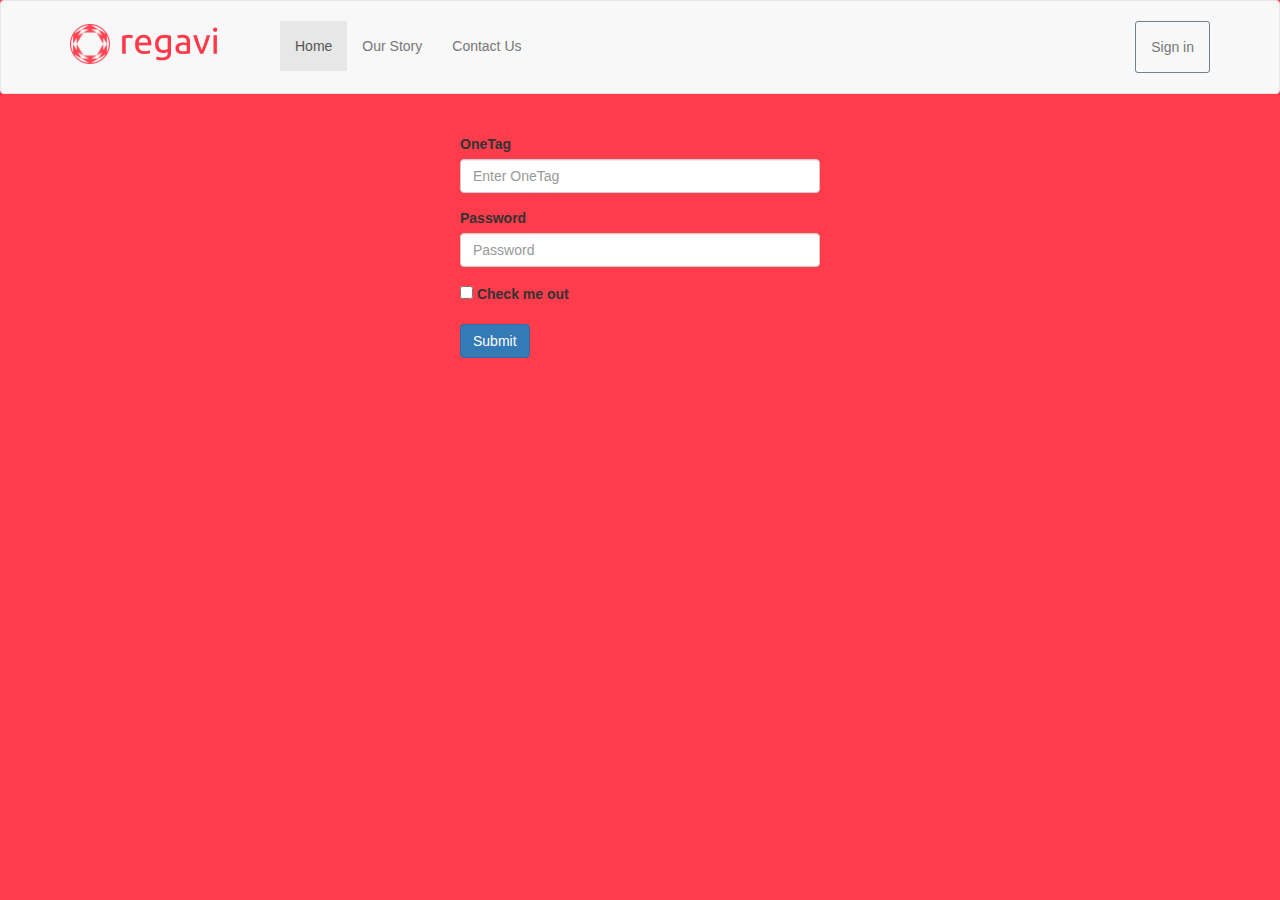
<file: signin.html>
<html>
    <head>
        <!-- Required meta tags -->
        <meta charset="utf-8">
        <meta name="viewport" content="width=device-width, initial-scale=1, shrink-to-fit=no">
    
        <!-- Bootstrap CSS -->
        <link rel="stylesheet" href="css/bootstrap.min.css" rel="stylesheet">
        <link rel="stylesheet" href="signin.css">
        <link rel="shortcut icon" type="image/x-icon" href="favicon.ico"/>
    
        <!-- Global site tag (gtag.js) - Google Analytics -->
        <script async src="https://www.googletagmanager.com/gtag/js?id=UA-131754473-1"></script>
        <script>
            window.dataLayer = window.dataLayer || [];
            function gtag() { dataLayer.push(arguments); }
            gtag('js', new Date());
    
            gtag('config', 'UA-131754473-1');
        </script>
    
        <title>Regavi | Sign in </title>
    </head>
<body>

<!-- Nav bar -->
<nav class="navbar navbar-default">
    <div class="container">
        <div class="navbar-header">
            <button type="button" class="navbar-toggle collapsed" data-toggle="collapse" data-target="#bs-example-navbar-collapse-1"
                aria-expanded="false">
                <span class="sr-only">Toggle navigation</span>
                <span class="icon-bar"></span>
                <span class="icon-bar"></span>
                <span class="icon-bar"></span>
            </button>
            <a class="navbar-brand" href="index.html"><span><img id="regavi_logo" src="pictures/regavi.png" alt="Regavi Logo"><img src="pictures/regavi_name.jpg"></span></a>
        </div>
        <div class="collapse navbar-collapse" id="bs-example-navbar-collapse-1">
            <ul class="nav navbar-nav">
                <li class="active"><a href="index.html">Home<span class="sr-only">(current)</span></a></li>
                <li><a href="meettheteam.html">Our Story</a></li>
                <li><a href="contact.html">Contact Us</a></li>
            </ul>
            
                <ul class="nav navbar-nav navbar-right" id='signin'>
                    <li><a id="signinlink" href="signin.html">Sign in</a></li>
                </ul>
            
        </div>
    </div>
</nav>

    <br/><br/>
    <div class="container">
    <div class="row">
        <div class="col-md-4"></div>
    <div class="col-md-4">
    <form>
    <div class="form-group">
      <label for="exampleInputEmail1">OneTag</label>
      <input type="email" class="form-control" id="exampleInputEmail1" aria-describedby="emailHelp" placeholder="Enter OneTag">
    </div>
    <div class="form-group">
      <label for="exampleInputPassword1">Password</label>
      <input type="password" class="form-control" id="exampleInputPassword1" placeholder="Password">
    </div>
    <div class="form-group form-check">
      <input type="checkbox" class="form-check-input" id="exampleCheck1">
      <label class="form-check-label" for="exampleCheck1">Check me out</label>
    </div>
    <button type="submit" class="btn btn-primary">Submit</button>
  </form>
</div>
</div>
</div>
</body>
</html>
</file>
<file: index.css>
body {
    background-color: #ff3c4b; 
}

.mobile {
    display: none;
}

.desktop {
    display: block;
}

.navbar-brand img {
    width: 25%; 
    position: relative;
    bottom: 12px; 
}


.navleft{
    margin-left: 50%;
}

.navbar-brand {
    vertical-align: middle; 
    display: inline-block; 
    margin-right: -200px; 
}

.navbar-brand img:first-of-type {
    width: 40px; 
    height: 40px;
}

nav {
    position: fixed;
    padding: 20px; 
}

#regavi_logo {
    margin-right:10px;
}

#signin {
    border: 1px solid slategray;
    border-radius: 3px;
    border-spacing: -2px;    
    margin-right: 13%;
}

.subhead{
    color: #fafafa;
    margin-left: 7%;
    margin-right: 43%;
    margin-top: 5%;
    font-family:-apple-system, BlinkMacSystemFont, 'Segoe UI', Roboto, Oxygen, Ubuntu, Cantarell, 'Open Sans', 'Helvetica Neue', sans-serif;
    font-size: 260%;
    font-weight:bold;
    text-align: left;
}

.img1 {
    display: flex;
    width:60%;
    height:auto;   
    margin-top:8%;
    margin-left: 17%;
}


.txt{
    color: #fafafa;
    margin-top: 65%;
    margin-left:-30%;
    margin-right:-30%;
    font-family:-apple-system, BlinkMacSystemFont, 'Segoe UI', Roboto, Oxygen, Ubuntu, Cantarell, 'Open Sans', 'Helvetica Neue', sans-serif;
    text-align:center;
    font-size: 220%;

}

.buttons{
    color: #fafafa;
    margin-top: 100%;
    margin-left:-90%;
    margin-right:-30%;
    font-family:-apple-system, BlinkMacSystemFont, 'Segoe UI', Roboto, Oxygen, Ubuntu, Cantarell, 'Open Sans', 'Helvetica Neue', sans-serif;
    text-align:center;
    font-size: 200%;
}

.txt1{
    color: #fafafa;
    margin-left:40%;
    margin-right:10%;
    margin-top: -9%;
    font-family:-apple-system, BlinkMacSystemFont, 'Segoe UI', Roboto, Oxygen, Ubuntu, Cantarell, 'Open Sans', 'Helvetica Neue', sans-serif;
    font-size: 220%;
    text-align: right;
}

.img2 {
    width:60%;
    height:auto;  
    margin-top:-26%;
    margin-left:23%;
}

.img3 {
    display: flex;
    width:55%;
    height:auto;   
    margin-top:20%;
    margin-left: 28%;
    
}

.img4 {
    width:55%;
    height:auto;  
    margin-top:20%;
    margin-left: 17%;
}

.img5 {
    display: flex;
    width:55%;
    height:auto;   
    margin-top:20%;
    margin-left: 28%;
}

.img6 {
    width:55%;
    height:auto;  
    margin-top:20%;
    margin-left: 17%;
}

.img7 {
    display: flex;
    width:55%;
    height:auto;   
    margin-top:20%;
    margin-left: 28%;
}

.img8 {
    width:55%;
    height:auto;  
    margin-top:20%;
    margin-left: 17%;
}
.txtleft{
    color: #fafafa;
    margin-left:30%;
    text-align: left;
    margin-top:23.33%;
    font-family:-apple-system, BlinkMacSystemFont, 'Segoe UI', Roboto, Oxygen, Ubuntu, Cantarell, 'Open Sans', 'Helvetica Neue', sans-serif;
    font-size: 200%;
}

.txtright{
    color: #fafafa;
    margin-right:30%;
    text-align: right;
    margin-top:32%;
    font-family:-apple-system, BlinkMacSystemFont, 'Segoe UI', Roboto, Oxygen, Ubuntu, Cantarell, 'Open Sans', 'Helvetica Neue', sans-serif;
    font-size: 200%;
    position: relative;
}


.img9 {
    width:55%;
    height:auto;  
    margin-left: 12%;
    margin-top:20%;
}

.clear {
    clear:left;
}

.leftindent{
    margin-left:9.2%;
}

.jumbotron {
    background-color: #ff3c4b; 
    color: #fafafa; 
    height: 100%;
}

.navbar {
    margin-bottom: 0; 
    background-color: #f8f8f8;
}

.jumbotron img {
    width: 145px; 
    height: 20px; ;
}

.jumbotron .btn-default, .jumbotron .btn-default:hover {
    color: #ff3c4b; 
}

.embed-responsive {
    height: 20%; 
}

@media screen and ( max-width: 500px) {
    .video {
        width: 200px; 
        height: 200px;;
    }
}

#read-more {
        font-size: 25px; 
}

.storebutton1{
    width: 50%;
    height: auto;
    margin-bottom: 10%;
    margin-left:28%;
    margin-top:-35%;
}

.storebutton2{
    width: 50%;
    height:auto;
    margin-bottom: 20%;
    margin-left:28%;
}

.storebuttona{
    width: 50%;
    height: auto;
    margin-left:10%;
}

.storebuttonb{
    width: 50%;
    height: auto;
    margin-left:10%;
}
/*Media Query*/
@media only screen and (max-width:1199px) {
    /*For Smaller Computers*/

    

    .mobile{ 
        display: none;
    }
    .subhead{
        color: #fafafa;
        margin-left: 8%;
        margin-right: 35%;
        margin-top: 4%;
        font-family:-apple-system, BlinkMacSystemFont, 'Segoe UI', Roboto, Oxygen, Ubuntu, Cantarell, 'Open Sans', 'Helvetica Neue', sans-serif;
        font-size: 240%;
        font-weight:bold;
       
    }
    
    .img1 {
    display: flex;
    width:60%;
    height:auto;   
    margin-top:8%;
    margin-left: 20%;
    }
    
    
  
    
    .buttons{
        color: #fafafa;
        margin-top: 100%;
        margin-left:-100%;
        margin-right:-30%;
        font-family:-apple-system, BlinkMacSystemFont, 'Segoe UI', Roboto, Oxygen, Ubuntu, Cantarell, 'Open Sans', 'Helvetica Neue', sans-serif;
        text-align:center;
        font-size: 200%;
    }

    .txt1{
        color: #fafafa;
        margin-left:40%;
        margin-right:7%;
        margin-top: -10%;
        font-family:-apple-system, BlinkMacSystemFont, 'Segoe UI', Roboto, Oxygen, Ubuntu, Cantarell, 'Open Sans', 'Helvetica Neue', sans-serif;
        font-size: 200%;
        text-align:right;

    }
    
    
    .img2 {
        width:60%;
        height:auto;  
        margin-top:-25%;
        margin-left:27%;
    }

    .storebutton1{
  
        margin-left: 40%;
        margin-top: -24%;
    }

    .storebutton2{
   
        margin-left: 40%;
        margin-top: 8%;
        margin-bottom: 0%;
    }

    .img3 {
        display: flex;
        width: 52.5%;
        height:auto;   
        margin-top:30%;
        margin-left: 33%;
        
    }

    .txt{
        color: #fafafa;
        margin-top: 150%;
        margin-left:-30%;
        margin-right:-30%;
        font-family:-apple-system, BlinkMacSystemFont, 'Segoe UI', Roboto, Oxygen, Ubuntu, Cantarell, 'Open Sans', 'Helvetica Neue', sans-serif;
        text-align:center;
        font-size: 190%;
    
    }
    
    .img4 {
        width:52.5%;
        height:auto;  
        margin-top:30%;
        margin-left: 17%;
    }
    
    .img5 {
        display: flex;
        width: 52.5%;
        height:auto;   
        margin-top:30%;
        margin-left: 33%;
    }
    
    .img6 {
        width:52.5%;
        height:auto;  
        margin-top:30%;
        margin-left: 17%;
    }
    
    .img7 {
        display: flex;
        width: 52.5%;
        height:auto;   
        margin-top:30%;
        margin-left: 33%;
    }
    
    .img8 {
        width:52.5%;
        height:auto;  
        margin-top:30%;
        margin-left: 17%;
    }
    .txtleft{
        color: #fafafa;
        margin-left:30%;
        justify-content:center;
        margin-top:70%;
        font-family:-apple-system, BlinkMacSystemFont, 'Segoe UI', Roboto, Oxygen, Ubuntu, Cantarell, 'Open Sans', 'Helvetica Neue', sans-serif;
        font-size: 190%;
    }
    
    .txtright{
        color: #fafafa;
        margin-right:30%;
        justify-content:center;
        margin-top:96%;
        font-family:-apple-system, BlinkMacSystemFont, 'Segoe UI', Roboto, Oxygen, Ubuntu, Cantarell, 'Open Sans', 'Helvetica Neue', sans-serif;
        font-size: 190%;
        position: relative;
    }
    
    .img9 {
        width:52.5%;
        height:auto;  
        margin-left: 12%;
        margin-top:20%;
    }
    .storebuttona{
        margin-left:20%;
    }
    
    .storebuttonb{
        margin-left:20%;
    }
}

/*Media Query*/
@media only screen and (max-width:991px) {
/*For Tablets and iPhones*/
    .mobile {
        display:block;
    }
    .desktop {
        display: none;
    }

    .subhead{
        color: #fafafa;
        text-align: center;
        margin-left: 5%;
        margin-right: 5%;
        margin-bottom: 10%;
        font-family:-apple-system, BlinkMacSystemFont, 'Segoe UI', Roboto, Oxygen, Ubuntu, Cantarell, 'Open Sans', 'Helvetica Neue', sans-serif;
        font-size: 200%;
        font-weight:bold;
       
    }

    .storebutton1{
        width: 66%;
        height: auto;
        margin-left: 33%;
        margin-top: -8%;
      
    }
    
    .storebutton2{
        width: 66%;
        height:auto;
        margin-left: 0%;
        margin-top: -8%;
    }


    .img1 {
        margin-top:6%;
    }
    
    .txt1 {
        text-align: center;
        margin-top: 8%;
        margin-left:10%;
        margin-right: 10%;
    }

    .img2 {
        width: 47%;
        height: auto;
        margin-top: 8%;
    }

    .img3 {
        width: 47%;
        height: auto;
        margin-left: 27%;
        margin-top: 8%;
    }

    .img4 {
        width: 47%;
        height: auto;
        margin-left: 27%;
        margin-top: 8%;
    }

    .img5 {
        width: 47%;
        height: auto;
        margin-left: 27%;
        margin-top: 8%;
    }

    .img6 {
        width: 47%;
        height: auto;
        margin-left: 27%;
        margin-top: 8%;
    }

    .img7 {
        width: 47%;
        height: auto;
        margin-left: 27%;
        margin-top: 8%;
    }

    .img8 {
        width: 47%;
        height: auto;
        margin-left: 27%;
        margin-top: 8%;
    }
    .img9 {
        width: 47%;
        height: auto;
        margin-left: 27%;
        margin-top: 8%;
    }

    .txt {
        margin-top: 8%;
        margin-left:10%;
        margin-right: 10%;
      
    }

    .storebuttona{
        width: 30%;
        height: auto;
        margin-left:35%;
        margin-top:0%;
    }
    
    .storebuttonb{
        width: 30%;
        height: auto;
        margin-left:35%;

    }

    .buttons {
        color: #fafafa;
        text-align: center;
        margin-right: 0%;
        margin-left: 20%;
        margin-bottom: 10%;
        margin-top:-10%;
        font-family:-apple-system, BlinkMacSystemFont, 'Segoe UI', Roboto, Oxygen, Ubuntu, Cantarell, 'Open Sans', 'Helvetica Neue', sans-serif;
        font-size: 200%;
        
    }

    #read-more{
        text-align: center;
        margin-right: 0%;
        margin-left: -25%;
        margin-bottom: -20%;
        margin-top:8%;
   
        
    }

    

   

}

/*-----------------------*/
.footer {
    background-color: #fafafa; 
    width: 100%;
    text-align: left; 
}

.footer .row {
    color: gray; 
    margin-left: 5%; 
    vertical-align: middle;
    line-height: 50px; 
}

.footer label {
    font-size: 12px; 
}

.footer a .btn {
    color: black; 
}
</file>
<file: contact.css>
body {
    background-color: #ff3c4b; 
}

.navbar-brand img {
    width: 25%; 
    position: relative;
    bottom: 12px; 
}

.navbar-brand {
    vertical-align: middle; 
    display: inline-block; 
    margin-right: -200px; 
}

.navbar-brand img:first-of-type {
    width: 40px; 
    height: 40px;
}

nav {
    position: fixed;
    padding: 20px; 
}

#regavi_logo {
    margin-right:10px;
}

#signin {
    border: 1px solid slategray;
    border-radius: 3px;
    border-spacing: -2px;    
}

.name {
    position: relative;
    bottom: 8px; 
    font-weight: 100px !important; 
    font-size: 0px;
    font-family: Ubuntu;
}

.navbar {
    margin-bottom: 0; 
}
/* ---- */
.jumbotron{ 
    background-color: #ff3c4b; 
    height: 100vh;
    color: white; 
}

.jumbotron a  {
    margin-left: 2%; 
}

.jumbotron img {
    object-fit: cover; 
    width: 8%; 
}



.tagline {
    font-size: 0;
}


p a {
    color: white;
    font-family:-apple-system, BlinkMacSystemFont, 'Segoe UI', Roboto, Oxygen, Ubuntu, Cantarell, 'Open Sans', 'Helvetica Neue', sans-serif;
    
}

.link{
    margin-left: -20px;
}

#body{
    margin-bottom: 10%;
}

.send {
  color: #3C3C3C;
  background-color:#A1A3B4;
  padding: 10px;
  border-radius:5%;
  font-family:-apple-system, BlinkMacSystemFont, 'Segoe UI', Roboto, Oxygen, Ubuntu, Cantarell, 'Open Sans', 'Helvetica Neue', sans-serif;
    
}

.iphone{
    display:none;
}

#instagram{
    margin-left: 0%;
    padding-right:10%;
}

#instagramimg{
    width: 8%;
    height:auto;
    margin-top: -3%;
}

#facebookimg{
    width:7%;
    height:auto;
    margin-top: -3%;

}

#mailimg{
    width:10%;
    height:auto;
    margin-top: -3%;

}

#facebook{
    padding-right:10%;
    
}

#follow {
    margin-left: 155px;
    margin-right: -40px;
    margin-bottom: 2px;
    color: #FDECEA;
}

#like {
    margin-right: -43px;
    color: #FDECEA;
}

#email {
}

/* ------- */
@media screen and ( max-width: 500px) {
    .jumbotron img {
    object-fit: cover; 
    width: 20%; 
    }
}

@media only screen and (max-width:991px) {
  
    .iphone {
        display: inline-table;
    }
    .desktop {
        display: none;
    }
    .space{
        height: 40%;
    }
    #instagramimg{
        width:20%;
        height:auto;
        margin-left: 10%;
        margin-bottom: 4%;
        margin-top: 0%;

    }
    #follow {
        margin-left: 0%;
        margin-right: 25px;
        line-height: 175%;
    }

    #like {
        margin-right: 33px;
        line-height: 175%;
    }
    #facebookimg{
        width:60%;
        height:auto;
        margin-left: 0%;
        margin-bottom: 4%;
        margin-top: 70%;
    }
    #mailimg{
        width:20%;
        height:auto;
        margin-left:0%;
        margin-top: 20%;
    }
    #email{
        margin-left:1.5%;
        line-height: 175%;
    }
 
}

@media only screen and (min-width:1200px) {
    #follow {
        margin-left: 16.5%;
        margin-right: -4.5%;
    }

    #like {
        margin-right: -4.5%;
    }
}


#read-more {
    font-size: 25px; 
}

/*-----------------------*/
.footer {
    background-color: #fafafa; 
    width: 100%;
    text-align: left; 
    margin-top: -5%;
    height: 45px;
}

.footer .row {
    color: gray; 
    margin-left: 5%; 
    vertical-align: text-bottom;
    line-height: 40px; 

}

.footer label {
    font-size: 12px; 
}

.footer a .btn {
    color: black; 
}
</file>
<file: ourstory.css>
body {
    background-color: #ff3c4b; 
}

.mobile {
    display: none;
}

.desktop {
    display: block;
}

.navbar-brand img {
    width: 25%; 
    position: relative;
    bottom: 12px; 
}


.navleft{
    margin-left: 50%;
}

.navbar-brand {
    vertical-align: middle; 
    display: inline-block; 
    margin-right: -200px; 
}

.navbar-brand img:first-of-type {
    width: 40px; 
    height: 40px;
}

nav {
    position: fixed;
    padding: 20px; 
}

#signin {
  border: 1px solid slategray;
  border-radius: 3px;
  border-spacing: -2px;    
}

#regavi_logo {
    margin-right:10px;
}

.wrapper {
  min-height: 100vh;
  font-family: 'Roboto Slab', serif;
  font-weight: 300;
  color: #C6C0C0;
  position: relative;
}

section {
  height: 100vh;
  font-size: 40px;
  font-weight: 100;
  background-color: #ff3c4b;
  display: flex;
  justify-content: center;
  align-items: center;
}
section:nth-child(1) {
  background: #fafafa;
}
section:nth-child(2) {
  background: #ff3c4b;
}
section:nth-child(3) {
  background: #fafafa;
}
section:nth-child(4) {
  background: #ff3c4b;
}
section:nth-child(5) {
  background: #fafafa;
}
section:nth-child(6) {
  background: #ff3c4b;
}
section:nth-child(7) {
  background: #fafafa;
}

section:nth-child(8) {
  background: #ff3c4b;
}

section:nth-child(9) {
  background: #fafafa;
}

section:nth-child(10) {
  background:  #ff3c4b;
}

section:nth-child(11) {
  background: #fafafa;
}



.timeline__wrapper {
  position: fixed;
  height: 100%;
  padding: 30px;
  display: flex;
  flex-flow: column nowrap;
  justify-content: flex-end;
}
.timeline {
  margin: 0 0 100px 30px;
}
.timline__counter {
  font-size: 24px;
  transition: all 0.15s ease-out;
}
.timeline__title {
  font-size: 32px;
  font-weight: 300;
  margin: 0 0 0.25em;
  width: 300px;
  height: 0;
  overflow: hidden;
  opacity: 0;
  transition: height 0.3s ease-out, opacity 0.2s ease-out;
}
.timeline__body {
  font-weight: 100;
  font-size: 18px;
  font-size: 18px;
  width: 300px;
  height: 0;
  overflow: hidden;
  opacity: 0;
  transition: height 0.3s ease-out, opacity 0.2s ease-out;
}
.timeline li {
  position: relative;
  transition: all 0.3s ease-out;
  margin-bottom: 1em;
}

.timeline li:after {
    content: '';
    display: block;
    border-left: 2px solid #C6C0C0;
    border-top: 2px solid #C6C0C0;
    height: 250px;
    width: 20px;
    position: absolute;
    left: -30px;
    top: 15px;
  }
  
.timeline li a {
  display: block;
  padding: 0;
  color: #C6C0C0;
  transition: all 0.15s ease-out;
}

.timeline li a:hover {
  background-color: transparent;
  padding-left: 1em;
}
.timeline li a:focus {
  background-color: transparent;
}
.timeline li.active {
  pointer-events: none;
  padding-left: 1em;
}
.timeline li.active:after {
  width: 35px;
  height: 400px;
  top: 35px;
}
.timeline li.active .timeline__counter {
  font-size: 48px;
}
.timeline li.active .timeline__title {
  height: 40px;
  opacity: 1;
  overflow: visible;
}
.timeline li.active .timeline__body {
  height: 100px;
  opacity: 1;
  overflow: visible;
}


/*-----------------*/
#section1 {
  font-size: 200%;
  font-family:-apple-system, BlinkMacSystemFont, 'Segoe UI', Roboto, Oxygen, Ubuntu, Cantarell, 'Open Sans', 'Helvetica Neue', sans-serif;
  font-weight: bolder;
  color: #212121;
}

#mike {
  width:70%;
  border-radius: 5%;
  height: auto;
  margin-left: 40%;
}

#section2txt{
  font-size: 70%;
  margin-left: 10%;
  margin-right: 5%;
  font-family:-apple-system, BlinkMacSystemFont, 'Segoe UI', Roboto, Oxygen, Ubuntu, Cantarell, 'Open Sans', 'Helvetica Neue', sans-serif;
  color: #4A4A4A;
}

#section3txt{
  font-size: 70%;
  margin-left: 40%;
  margin-right: -20%;
  color: #212121;
  font-family:-apple-system, BlinkMacSystemFont, 'Segoe UI', Roboto, Oxygen, Ubuntu, Cantarell, 'Open Sans', 'Helvetica Neue', sans-serif;
}

#jack {
  width:50%;
  border-radius: 5%;
  height: auto;
  margin-left: 40%;
}

#regavi {
  width: 50%;
  height: auto;
  margin-left: 50%;
}

#section4txt{
  font-size: 70%;
  margin-left: 10%;
  margin-right: 5%;
  font-family:-apple-system, BlinkMacSystemFont, 'Segoe UI', Roboto, Oxygen, Ubuntu, Cantarell, 'Open Sans', 'Helvetica Neue', sans-serif;
  color: #4A4A4A;
}

#section5txt{
  font-size: 70%;
  position: relative;
  margin-left: 40%;
  margin-right: -30%;
  color: #212121;
  font-family:-apple-system, BlinkMacSystemFont, 'Segoe UI', Roboto, Oxygen, Ubuntu, Cantarell, 'Open Sans', 'Helvetica Neue', sans-serif;
}

#madden {
  width: 50%;
  border-radius: 5%;
  height: auto;
  margin-left:30%;
}

#forward{
  width:70%;
  border-radius: 5%;
  height: auto;
  margin-left: 40%;
}

#section6txt{
  font-size: 70%;
  margin-left: 10%;
  margin-right: 5%;
  font-family:-apple-system, BlinkMacSystemFont, 'Segoe UI', Roboto, Oxygen, Ubuntu, Cantarell, 'Open Sans', 'Helvetica Neue', sans-serif;
  color: #4A4A4A;
}

#section7txt{
  font-size: 70%;
  position: relative;
  margin-left: 40%;
  color: #212121;
  margin-right: -30%;
  font-family:-apple-system, BlinkMacSystemFont, 'Segoe UI', Roboto, Oxygen, Ubuntu, Cantarell, 'Open Sans', 'Helvetica Neue', sans-serif;
}

#hannah{
  width: 50%;
  border-radius: 5%;
  height: auto;
  margin-left:30%;
}

#griffin{
  width:70%;
  border-radius: 5%;
  height: auto;
  margin-left: 40%;
}


#section8txt{
  font-size: 70%;
  margin-left: 10%;
  margin-right: 5%;
  font-family:-apple-system, BlinkMacSystemFont, 'Segoe UI', Roboto, Oxygen, Ubuntu, Cantarell, 'Open Sans', 'Helvetica Neue', sans-serif;
  color: #4A4A4A;
}

#section9txt{
  font-size: 70%;
  position: relative;
  margin-left: 20%;
  color:#212121;
  margin-right: -30%;
  font-family:-apple-system, BlinkMacSystemFont, 'Segoe UI', Roboto, Oxygen, Ubuntu, Cantarell, 'Open Sans', 'Helvetica Neue', sans-serif;
}

#section10txt{
  font-size: 70%;
  color: #4A4A4A;
  position: relative;
  margin-left: 20%;
  margin-right: -30%;
  font-family:-apple-system, BlinkMacSystemFont, 'Segoe UI', Roboto, Oxygen, Ubuntu, Cantarell, 'Open Sans', 'Helvetica Neue', sans-serif;
}

/*Media Query*/
@media only screen and (max-width:991px) {
  /*For Tablets and iPhones*/
  .timeline__wrapper {
    display: none;
  }
}

/*-----------------------*/
.footer {
  margin-left: 30%;
  background-color: #ff3c4b; 
  width: 100%;
  text-align: left; 
}

.footer .row {
  color: gray; 
  margin-left: 5%; 
  vertical-align: middle;
  line-height: 50px; 
}

.footer label {
  font-size: 12px; 
}

.footer a .btn {
  color: black; 
}
</file>
<file: signin.css>
body {
    background-color: #ff3c4b; 
}

.navbar-brand img {
    width: 25%; 
    position: relative;
    bottom: 12px; 
}

.navbar-brand {
    vertical-align: middle; 
    display: inline-block; 
    margin-right: -200px; 
}

.navbar-brand img:first-of-type {
    width: 40px; 
    height: 40px;
}

nav {
    position: fixed;
    padding: 20px; 
}

#regavi_logo {
    margin-right:10px;
}

#signin {
    border: 1px solid slategray;
    border-radius: 3px;
    border-spacing: -2px;    
}

.subhead{
    color: #fafafa;
    margin-left: 20%;
    font-family:-apple-system, BlinkMacSystemFont, 'Segoe UI', Roboto, Oxygen, Ubuntu, Cantarell, 'Open Sans', 'Helvetica Neue', sans-serif;
    font-size: 270%;
    margin-right: -50%;
    margin-top: 12%;
    font-weight:bold;
   
}

.img1 {
    display: flex;
    width:75%;
    height:600px;   
    background-size:75%;
    background-image: url("pictures/may2019-2.png");
    background-position: top;
    background-repeat: no-repeat;
    margin-top:10%;
    margin-left: 9rem;
}


.txt{
    color: #fafafa;
    margin-top: 100%;
    margin-left:-30%;
    margin-right:-30%;
    font-family:-apple-system, BlinkMacSystemFont, 'Segoe UI', Roboto, Oxygen, Ubuntu, Cantarell, 'Open Sans', 'Helvetica Neue', sans-serif;
    text-align:center;
    font-size: 200%;

}

.txt1{
    color: #fafafa;
    margin-top: 150%;
    margin-left:-30%;
    margin-right:-30%;
    font-family:-apple-system, BlinkMacSystemFont, 'Segoe UI', Roboto, Oxygen, Ubuntu, Cantarell, 'Open Sans', 'Helvetica Neue', sans-serif;
    text-align:center;
    font-size: 200%;
}

.txtleft{
    color: #fafafa;
    margin-left:30%;
    justify-content:center;
    margin-top:70%;
    font-family:-apple-system, BlinkMacSystemFont, 'Segoe UI', Roboto, Oxygen, Ubuntu, Cantarell, 'Open Sans', 'Helvetica Neue', sans-serif;
    font-size: 200%;
}

.txtright{
    color: #fafafa;
    margin-right:30%;
    justify-content:center;
    margin-top:96%;
    font-family:-apple-system, BlinkMacSystemFont, 'Segoe UI', Roboto, Oxygen, Ubuntu, Cantarell, 'Open Sans', 'Helvetica Neue', sans-serif;
    font-size: 200%;
    position: relative;
}



.img2 {
    width:75%;
    height:600px;  
    background-size:75%;
    background-image: url("pictures/may2019-1.png");
    background-repeat: no-repeat;
    background-position: top;
    margin-top:10%;
}

.img3 {
    display: flex;
    width:75%;
    height:600px;   
    background-size:75%;
    background-image: url("pictures/may2019-4.png");
    background-position: top;
    background-repeat: no-repeat;
    margin-top:20%;
    margin-left: 9rem;
    
}

.img4 {
    width:75%;
    height:600px;  
    background-size:75%;
    background-image: url("pictures/may2019-3.png");
    background-repeat: no-repeat;
    background-position: top;
    margin-top: -10%;
   
}

.img5 {
    display: flex;
    width:75%;
    height:600px;   
    background-size:75%;
    background-image: url("pictures/may2019-6.png");
    background-position: top;
    background-repeat: no-repeat;
    margin-top:20%;
    margin-left: 9rem;
}

.img6 {
    width:75%;
    height:600px;  
    background-size:75%;
    background-image: url("pictures/may2019-5.png");
    background-repeat: no-repeat;
    background-position: top;
    margin-top:-10%;
}

.img7 {
    display: flex;
    width:75%;
    height:600px;   
    background-size:75%;
    background-image: url("pictures/may2019-8.png");
    background-position: top;
    background-repeat: no-repeat;
    margin-top:20%;
    margin-left: 9rem;
}

.img8 {
    width:75%;
    height:600px;  
    background-size:75%;
    background-image: url("pictures/may2019-7.png");
    background-repeat: no-repeat;
    background-position: top;
}

.img9 {
    width:75%;
    height:500px;  
    background-size:75%;
    background-image: url("pictures/may2019-9.png");
    background-repeat: no-repeat;
    margin-left: 10%
}

.clear {
    clear:left;
}



.jumbotron {
    background-color: #ff3c4b; 
    color: #fafafa; 
    height: 100%;
}

.navbar {
    margin-bottom: 0; 
}

.jumbotron img {
    width: 145px; 
    height: 20px; ;
}

.jumbotron .btn-default, .jumbotron .btn-default:hover {
    color: #ff3c4b; 
}

.embed-responsive {
    height: 20%; 
}

@media screen and ( max-width: 500px) {
    .video {
        width: 200px; 
        height: 200px;;
    }
}

.buttons{
    text-align: center;
}

#read-more {
        font-size: 25px; 
}

.storebutton{
    height:50px;
    margin: 10%;
}

/*Media Query*/
@media only screen and (max-width:991px) {
/*For Tablets and iPhones*/
    [class*="col-md-"] {
     width:80%;  
    }

    .img1 {
        width:70%;
        height: 700px;
        background-image: url("pictures/may2019-2.png");
        background-position: top;
        background-repeat: no-repeat;
        margin-left: 25%;
        margin-top: -5%;
       
    }

    .img2 {
        width:70%;
        height: 700px;
        background-image: url("pictures/may2019-1.png");
        background-position: top;
        background-repeat: no-repeat;
        margin-left: 25%;
        margin-top: -5%;
    }

    .img3 {
        width:70%;
        height: 700px;
        background-image: url("pictures/may2019-4.png");
        background-position: top;
        background-repeat: no-repeat;
        margin-left: 25%;
        margin-top: -5%;
    }

    .img4 {
        width:70%;
        height: 700px;
        background-image: url("pictures/may2019-3.png");
        background-position: top;
        background-repeat: no-repeat;
        margin-left: 25%;
        margin-top: -5%;
    }

    .img5 {
        width:70%;
        height: 700px;
        background-image: url("pictures/may2019-6.png");
        background-position: top;
        background-repeat: no-repeat;
        margin-left: 25%;
        margin-top: -5%;
    }

    .img6 {
        width:70%;
        height: 700px;
        background-image: url("pictures/may2019-5.png");
        background-position: top;
        background-repeat: no-repeat;
        margin-left: 25%;
        margin-top: -5%;
    }

    .img7 {
        width:70%;
        height: 700px;
        background-image: url("pictures/may2019-8.png");
        background-position: top;
        background-repeat: no-repeat;
        margin-left: 25%;
        margin-top: -5%;
    }

    .img8 {
        width:70%;
        height: 700px;
        background-image: url("pictures/may2019-7.png");
        background-position: top;
        background-repeat: no-repeat;
        margin-left: 25%;
        margin-top: -5%;
    }
    .img9 {
        width:50%;
        height:700px;   
        background: size 10px ;
        background-image: url("pictures/may2019-9.png");
        background-position: top;
        background-repeat: no-repeat;
        margin-left: 40%;
        margin-top: 5%;
        margin-bottom:-35%;
    }

    .txt {
        color: #fafafa;
        text-align: center;
        margin-right: 0%;
        margin-left: 22%;
        margin-bottom: 10%;
        font-family:-apple-system, BlinkMacSystemFont, 'Segoe UI', Roboto, Oxygen, Ubuntu, Cantarell, 'Open Sans', 'Helvetica Neue', sans-serif;
        font-size: 175%;
        margin-top: -30%;
    }

    .txt1 {
        color: #fafafa;
        text-align: center;
        margin-right: 0%;
        margin-left: 20%;
        margin-bottom: 10%;
        margin-top:-10%;
        font-family:-apple-system, BlinkMacSystemFont, 'Segoe UI', Roboto, Oxygen, Ubuntu, Cantarell, 'Open Sans', 'Helvetica Neue', sans-serif;
        font-size: 200%;
        position: relative;
        
    }

    .txtleft{
        color: #fafafa;
        text-align: center;
        margin-right: 0%;
        margin-bottom: 10%;
        font-family:-apple-system, BlinkMacSystemFont, 'Segoe UI', Roboto, Oxygen, Ubuntu, Cantarell, 'Open Sans', 'Helvetica Neue', sans-serif;
        font-size: 175%;
    }

    .txtright {
        color: #fafafa;
        text-align: center;
        margin-right: 100%;
        margin-bottom: 10%;
        font-family:-apple-system, BlinkMacSystemFont, 'Segoe UI', Roboto, Oxygen, Ubuntu, Cantarell, 'Open Sans', 'Helvetica Neue', sans-serif;
        font-size: 175%;
    }

    

    .subhead{
        color: #fafafa;
        text-align: center;
        margin-right: 0%;
        margin-bottom: 10%;
        font-family:-apple-system, BlinkMacSystemFont, 'Segoe UI', Roboto, Oxygen, Ubuntu, Cantarell, 'Open Sans', 'Helvetica Neue', sans-serif;
        font-size: 200%;
        font-weight:bold;
       
    }


}

/*-----------------------*/
.footer {
    background-color: #fafafa; 
    width: 100%;
    text-align: left; 
}

.footer .row {
    color: gray; 
    margin-left: 5%; 
    vertical-align: middle;
    line-height: 50px; 
}

.footer label {
    font-size: 12px; 
}

.footer a .btn {
    color: black; 
}
</file>
